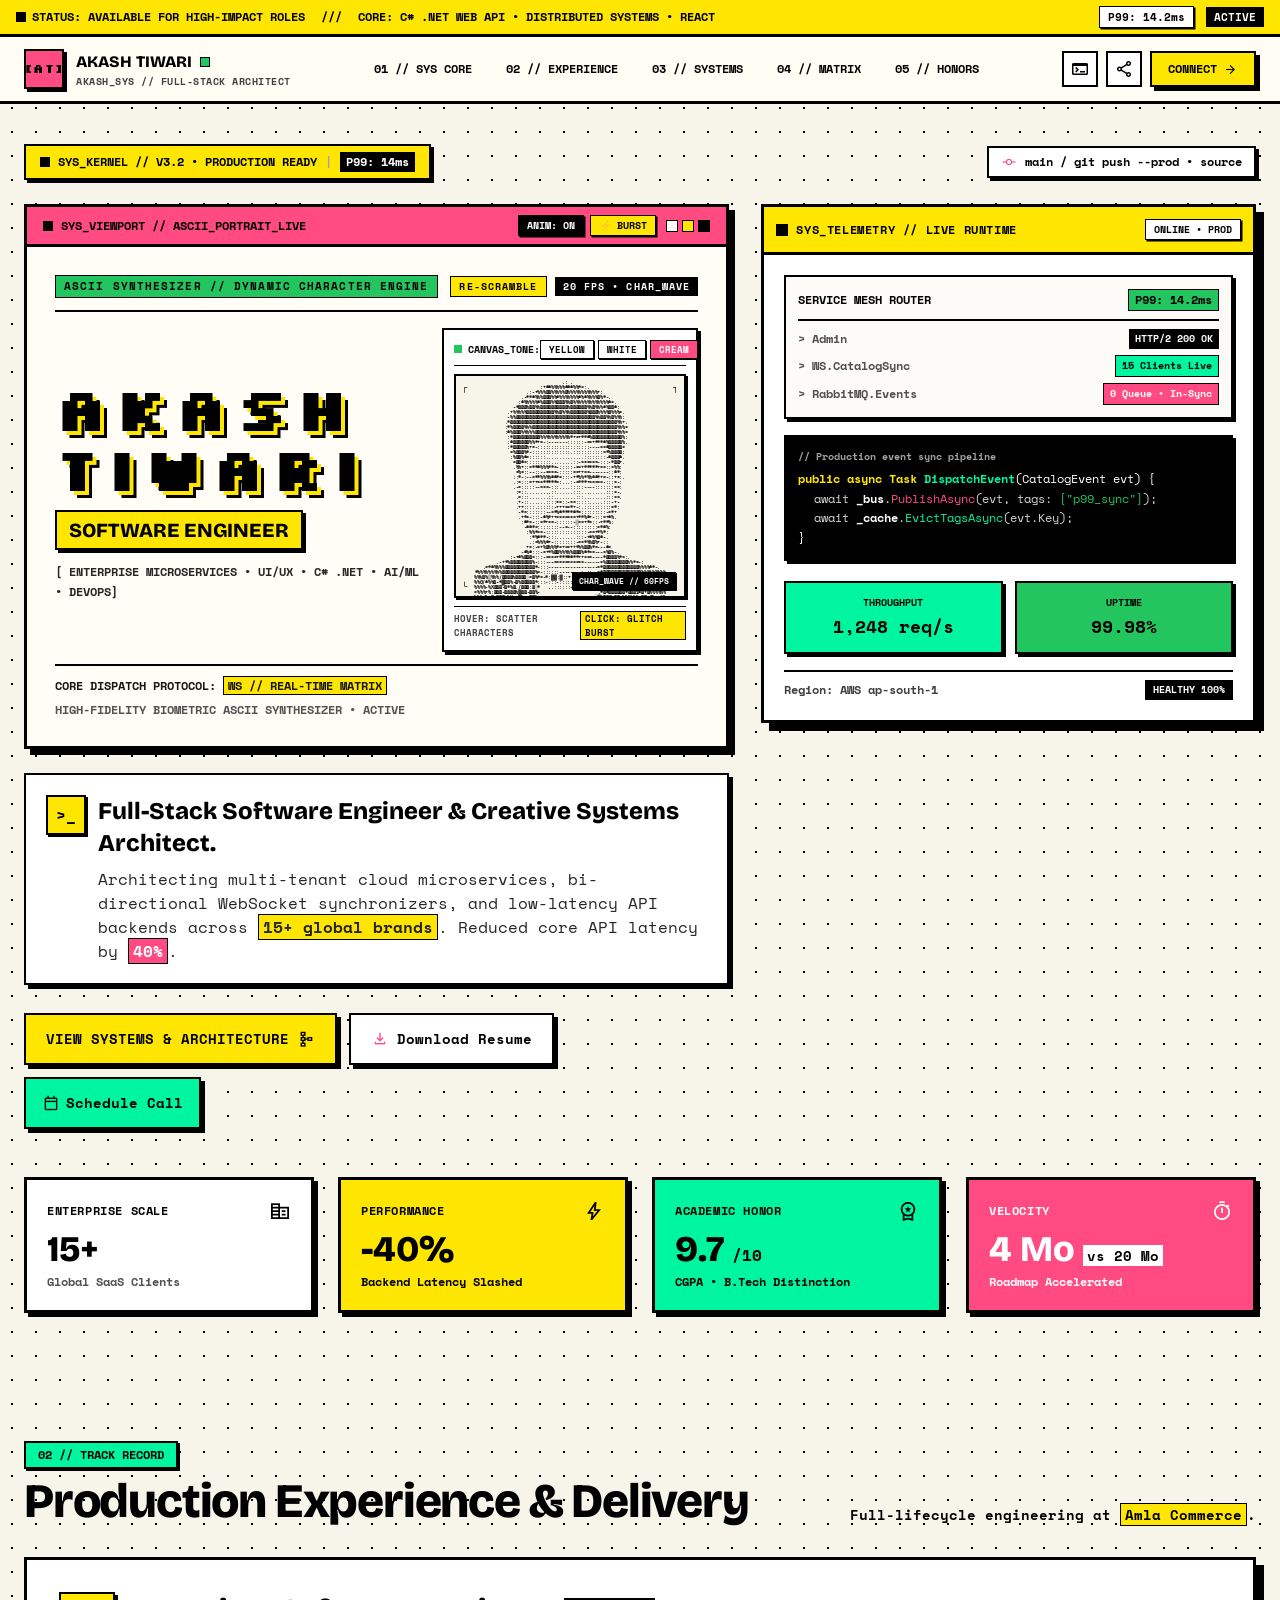
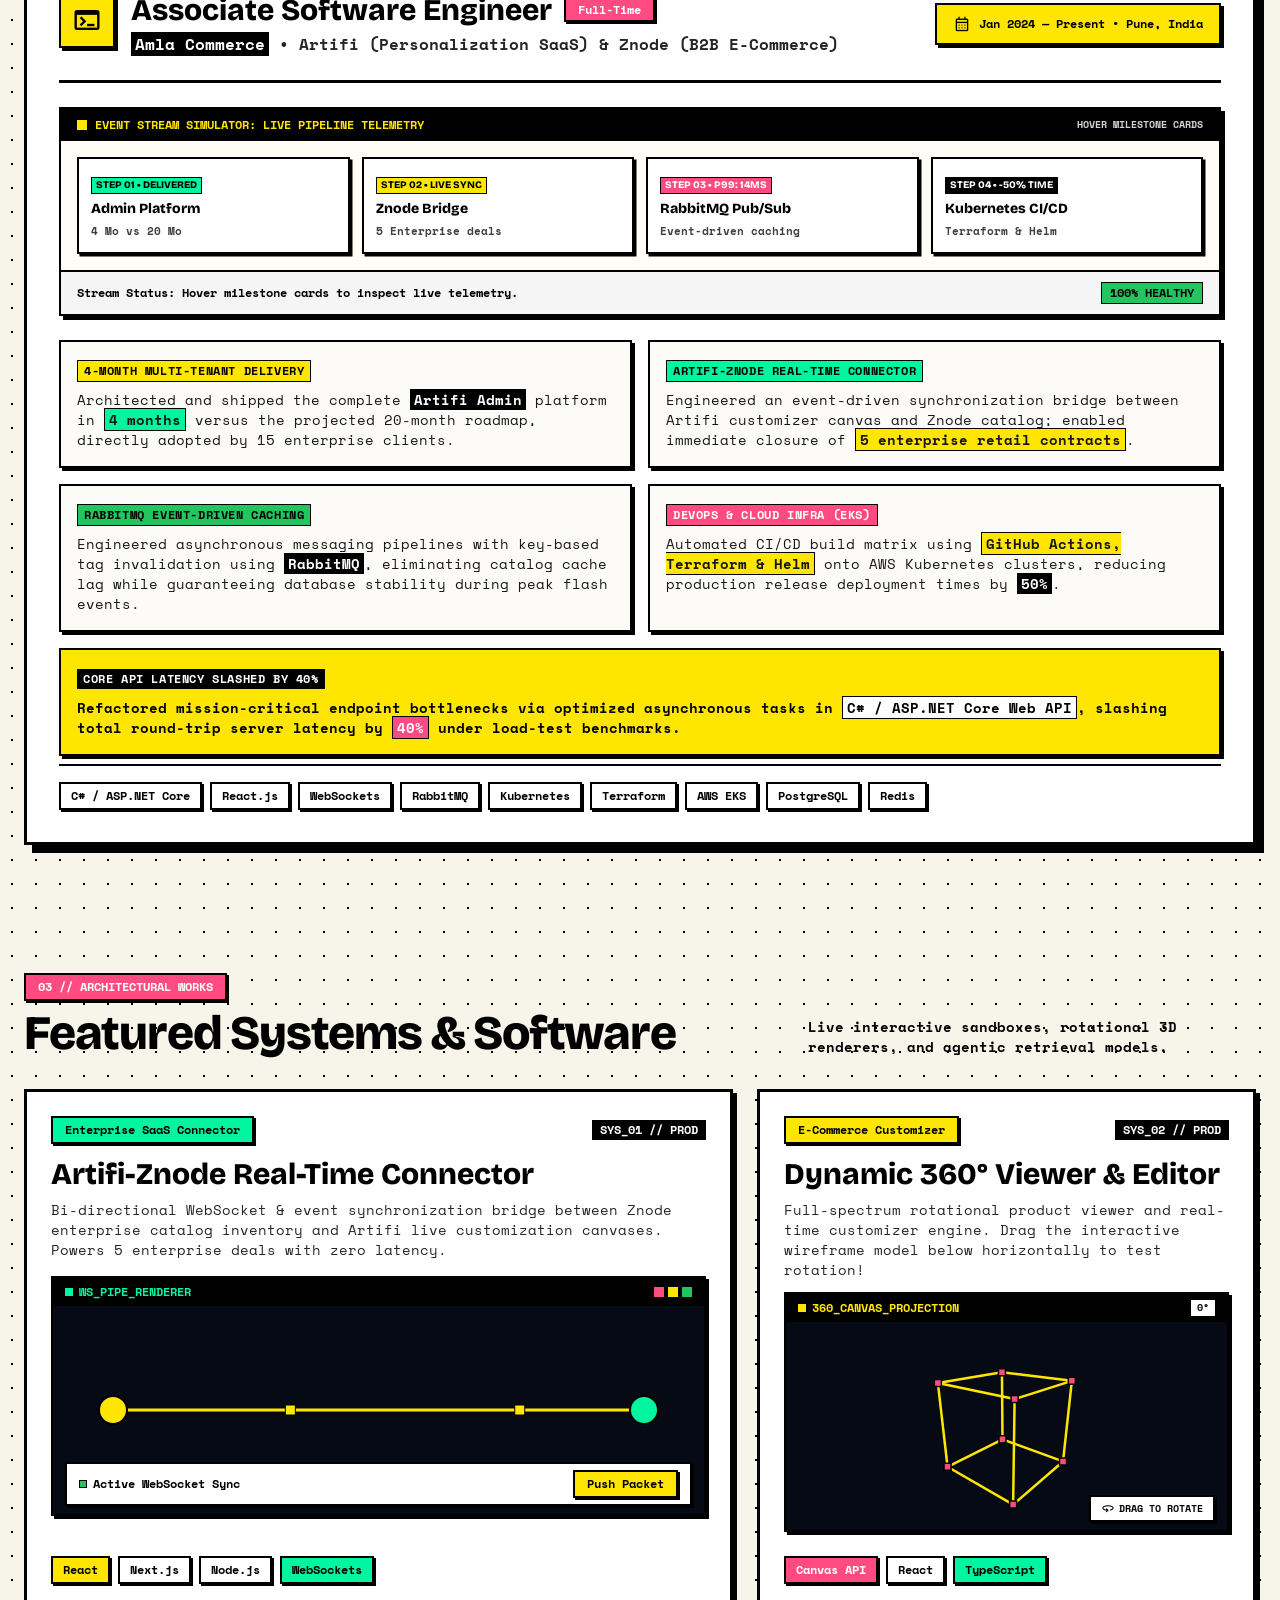
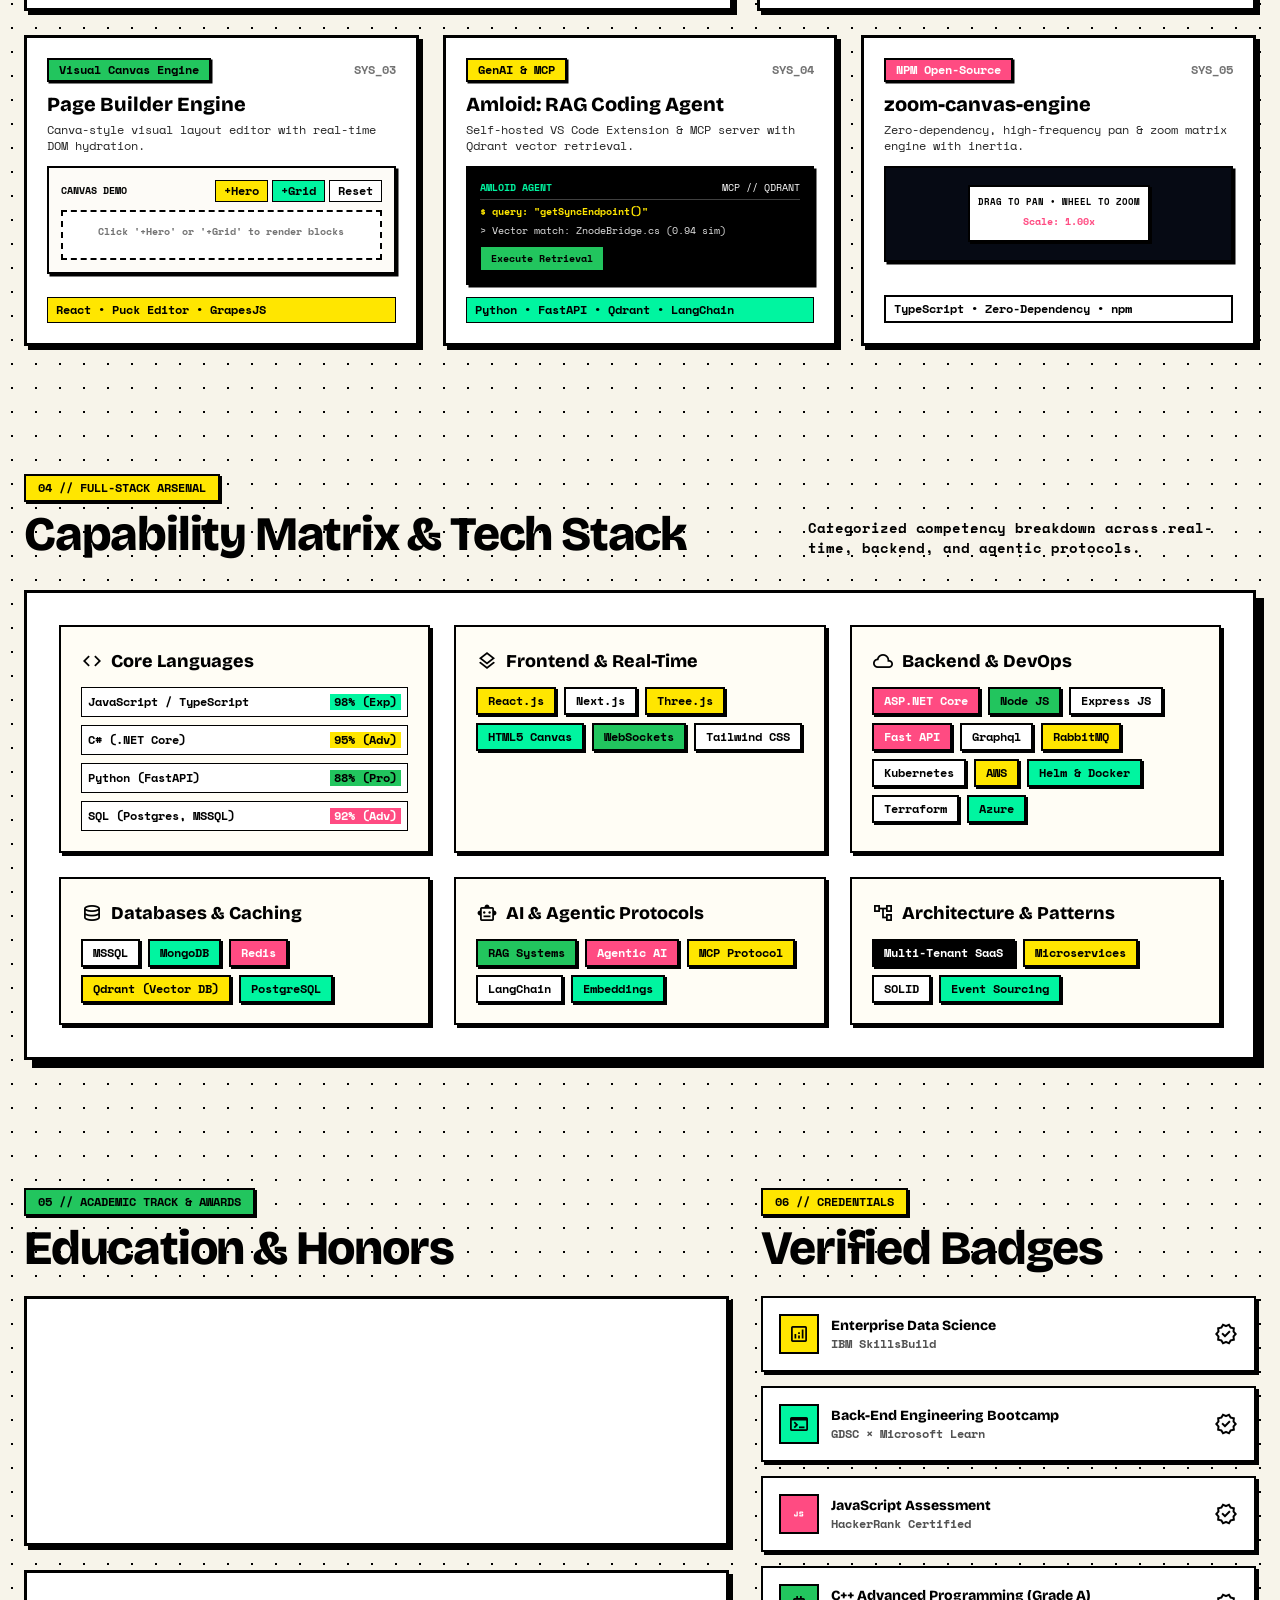
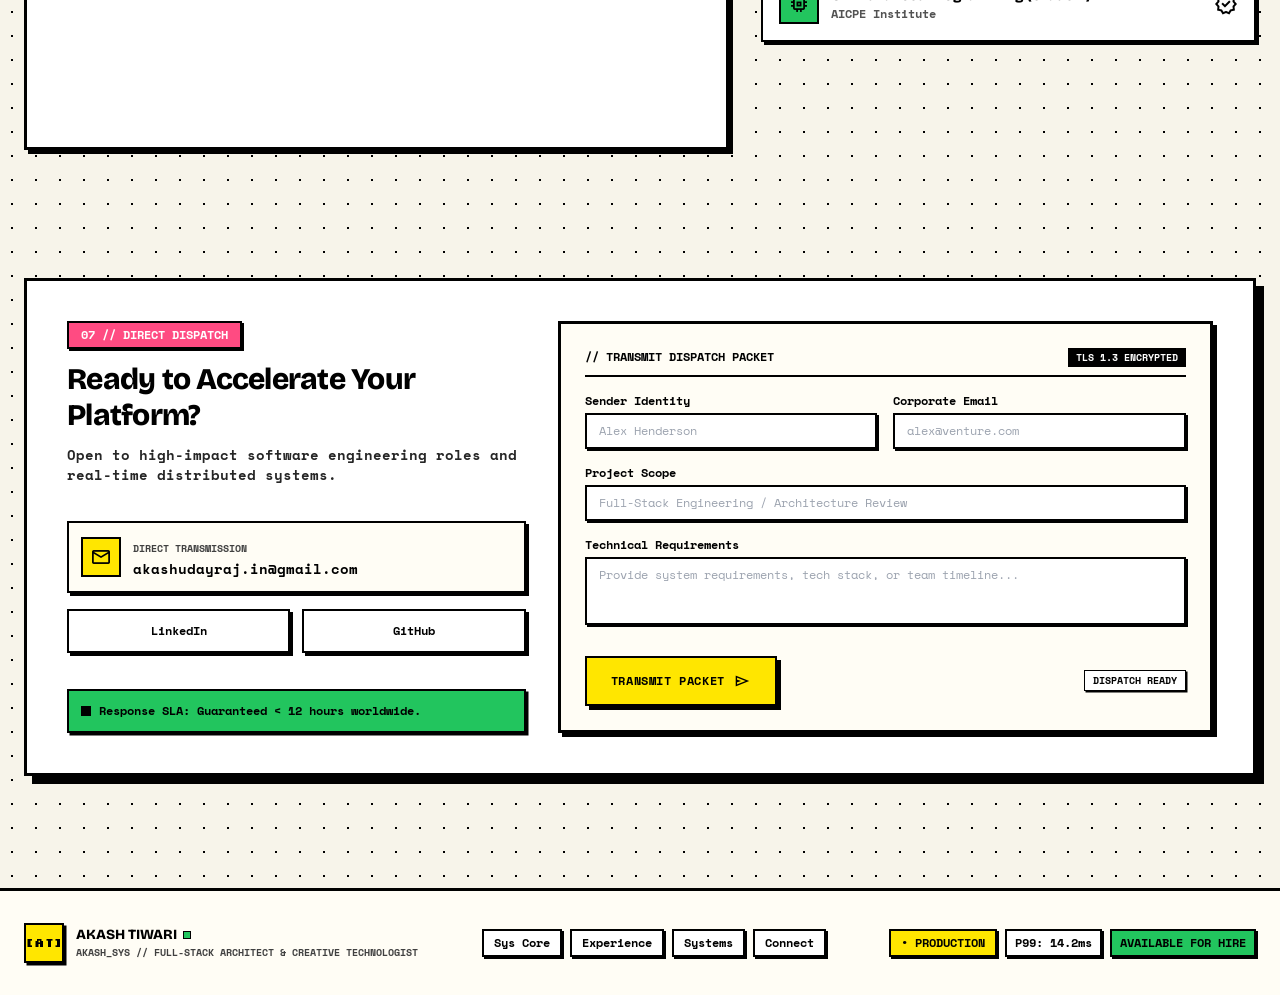
<file: index.html>
<!DOCTYPE html><html lang="en" class="scroll-smooth"><head><meta charSet="utf-8"/><meta name="viewport" content="width=device-width, initial-scale=1"/><link rel="stylesheet" href="/_next/static/css/55b1cc982413dfd4.css" data-precedence="next"/><link rel="preload" as="script" fetchPriority="low" href="/_next/static/chunks/webpack-8658fdbc42bfbbae.js"/><script src="/_next/static/chunks/fd9d1056-10dfaec9b4318f4c.js" async=""></script><script src="/_next/static/chunks/117-c27101c7d879ee46.js" async=""></script><script src="/_next/static/chunks/main-app-8c6db357be65db5e.js" async=""></script><script src="/_next/static/chunks/app/page-9adc6f88b7702748.js" async=""></script><link rel="preconnect" href="https://fonts.googleapis.com"/><link rel="preconnect" href="https://fonts.gstatic.com" crossorigin="anonymous"/><title>Akash Tiwari • AKASH SYS // Full-Stack Architect &amp; Creative Technologist</title><meta name="description" content="Portfolio of Akash Tiwari - Full-Stack Architect &amp; Creative Technologist. Specializing in high-concurrency microservices, WebSockets, and real-time distributed systems."/><script src="/_next/static/chunks/polyfills-42372ed130431b0a.js" noModule=""></script></head><body class="bg-dot-grid font-headline text-black relative selection:bg-brutal-yellow selection:text-black"><main class="w-full min-h-screen"><div class="w-full bg-brutal-yellow border-b-[3px] border-black py-1.5 px-4 font-mono text-xs font-bold overflow-hidden flex items-center justify-between"><div class="flex items-center gap-4 animate-none sm:animate-pulse"><span class="flex items-center gap-1.5 uppercase"><span class="w-2.5 h-2.5 bg-black rounded-none"></span>STATUS: AVAILABLE FOR HIGH-IMPACT ROLES</span><span class="hidden md:inline">///</span><span class="hidden md:inline uppercase">CORE: C# .NET WEB API • DISTRIBUTED SYSTEMS • REACT</span></div><div class="flex items-center gap-3 font-mono text-[11px]"><span class="px-2 py-0.5 bg-white border border-black shadow-[1.5px_1.5px_0px_#000]">P99: 14.2ms</span><span class="hidden sm:inline bg-black text-white px-2 py-0.5">ACTIVE</span></div></div><header class="sticky top-0 z-50 bg-[#fffdf5]/95 backdrop-blur border-b-[3.5px] border-black"><div class="max-w-7xl mx-auto px-4 sm:px-6 h-16 flex items-center justify-between"><a class="flex items-center gap-3 group" href="#about"><div class="w-10 h-10 bg-brutal-pink border-2 border-black shadow-[3px_3px_0px_#000000] flex items-center justify-center font-pixel font-bold text-black text-xs tracking-wider group-hover:-rotate-6 transition-transform">[AT]</div><div class="flex flex-col"><div class="flex items-center gap-2 font-headline text-base font-extrabold text-black group-hover:text-brutal-pink transition-colors"><span>AKASH TIWARI</span><span class="w-2.5 h-2.5 bg-brutal-green border border-black"></span></div><span class="font-mono text-[10px] font-bold text-neutral-700 tracking-wider">AKASH_SYS // FULL-STACK ARCHITECT</span></div></a><nav class="hidden md:flex items-center gap-1.5"><a class="px-3 py-1 text-xs font-mono font-bold uppercase rounded-none border-2 border-transparent hover:border-black hover:bg-brutal-yellow hover:shadow-[2px_2px_0px_#000000] transition-all" href="#about">01 // Sys Core</a><a class="px-3 py-1 text-xs font-mono font-bold uppercase rounded-none border-2 border-transparent hover:border-black hover:bg-brutal-cyan hover:shadow-[2px_2px_0px_#000000] transition-all" href="#experience">02 // Experience</a><a class="px-3 py-1 text-xs font-mono font-bold uppercase rounded-none border-2 border-transparent hover:border-black hover:bg-brutal-pink hover:text-white hover:shadow-[2px_2px_0px_#000000] transition-all" href="#projects">03 // Systems</a><a class="px-3 py-1 text-xs font-mono font-bold uppercase rounded-none border-2 border-transparent hover:border-black hover:bg-brutal-yellow hover:shadow-[2px_2px_0px_#000000] transition-all" href="#stack">04 // Matrix</a><a class="px-3 py-1 text-xs font-mono font-bold uppercase rounded-none border-2 border-transparent hover:border-black hover:bg-brutal-green hover:shadow-[2px_2px_0px_#000000] transition-all" href="#honors">05 // Honors</a></nav><div class="flex items-center gap-2"><a class="w-9 h-9 bg-white border-2 border-black hover:bg-brutal-yellow hover:shadow-[2px_2px_0px_#000] flex items-center justify-center text-black transition-all" href="https://github.com/akashudayraj" rel="noopener" target="_blank" title="GitHub"><span class="material-symbols-outlined text-[20px]">terminal</span></a><a class="w-9 h-9 bg-white border-2 border-black hover:bg-brutal-cyan hover:shadow-[2px_2px_0px_#000] flex items-center justify-center text-black transition-all" href="https://linkedin.com/in/akash-tiwari-697a5b215" rel="noopener" target="_blank" title="LinkedIn"><span class="material-symbols-outlined text-[20px]">share</span></a><a class="hidden sm:inline-flex items-center gap-1.5 px-4 py-2 bg-brutal-yellow border-2 border-black neo-btn text-black font-mono text-xs uppercase" href="#contact"><span>CONNECT</span><span class="material-symbols-outlined text-[15px]">arrow_forward</span></a></div></div></header><div class="w-full"><section class="max-w-7xl mx-auto px-4 sm:px-6 pt-10 pb-16 w-full" id="about"><div class="flex flex-wrap items-center justify-between gap-3 mb-6"><div class="inline-flex items-center gap-2 px-3.5 py-1.5 bg-brutal-yellow border-2 border-black shadow-[3px_3px_0px_#000000] text-black font-mono text-xs font-bold"><span class="w-2.5 h-2.5 bg-black animate-pulse"></span><span>SYS_KERNEL // V3.2 • PRODUCTION READY</span><span class="text-neutral-400">|</span><span class="bg-black text-white px-1.5 py-0.5">P99: 14ms</span></div><div class="hidden sm:flex items-center gap-2 font-mono text-xs font-bold text-black bg-white px-3 py-1.5 border-2 border-black shadow-[3px_3px_0px_#000000]"><span class="material-symbols-outlined text-[16px] text-brutal-pink">commit</span><span>main / git push --prod • source</span></div></div><div class="grid grid-cols-1 lg:grid-cols-12 gap-8 items-start"><div class="lg:col-span-7 flex flex-col items-start space-y-6"><div class="w-full bg-white border-[3.5px] border-black shadow-brutal-lg rounded-none relative overflow-hidden group"><div class="bg-brutal-pink border-b-[3px] border-black px-3 sm:px-4 py-2 flex items-center justify-between flex-wrap gap-2"><div class="flex items-center gap-2 font-mono text-xs font-extrabold text-black"><span class="w-2.5 h-2.5 bg-black animate-pulse"></span><span>SYS_VIEWPORT // ASCII_PORTRAIT_LIVE</span></div><div class="flex items-center gap-1.5 flex-wrap"><button class="px-2 py-0.5 border border-black text-[10px] font-mono font-bold shadow-[1.5px_1.5px_0px_#000] transition-colors bg-black text-white" title="Toggle Character Animation Wave">ANIM: ON</button><button class="px-2 py-0.5 bg-brutal-yellow text-black border border-black text-[10px] font-mono font-bold shadow-[1.5px_1.5px_0px_#000] hover:bg-yellow-400 transition-colors" title="Trigger Matrix Glitch Burst across characters">⚡ BURST</button><div class="hidden sm:flex gap-1 pl-1"><span class="w-3 h-3 bg-white border border-black inline-block"></span><span class="w-3 h-3 bg-brutal-yellow border border-black inline-block"></span><span class="w-3 h-3 bg-black inline-block"></span></div></div></div><div class="p-5 sm:p-7 bg-[#fffdf5] relative"><div class="flex items-center justify-between font-mono text-[11px] text-black font-bold tracking-widest pb-3 mb-4 border-b-2 border-black flex-wrap gap-2"><span class="bg-brutal-green text-black px-2 py-0.5 border border-black font-mono font-bold">ASCII SYNTHESIZER // DYNAMIC CHARACTER ENGINE</span><div class="flex items-center gap-2"><span class="bg-brutal-yellow text-black px-2 py-0.5 border border-black font-bold cursor-pointer hover:bg-yellow-400 font-mono text-[10px]">RE-SCRAMBLE</span><span class="bg-black text-white px-2 py-0.5 font-mono text-[10px]">20 FPS • CHAR_WAVE</span></div></div><div class="grid grid-cols-1 md:grid-cols-12 gap-5 items-center"><div class="md:col-span-7 py-1"><div class="pixel-neo-title text-3xl sm:text-5xl lg:text-6xl font-extrabold tracking-widest leading-none select-none cursor-pointer" title="Click to scramble">AKASH TIWARI</div><div class="inline-block mt-3 bg-brutal-yellow border-2 border-black px-3 py-1 text-black font-headline font-black text-lg sm:text-xl shadow-[3px_3px_0px_#000]">SOFTWARE ENGINEER</div><p class="mt-3 font-mono text-xs text-neutral-800 font-bold leading-relaxed">[ ENTERPRISE MICROSERVICES • UI/UX • C# .NET • AI/ML • DEVOPS]</p></div><div class="md:col-span-5 relative flex flex-col items-center"><div class="w-full bg-white border-2 border-black p-2.5 shadow-[3px_3px_0px_#000]"><div class="flex items-center justify-between pb-1.5 mb-2 border-b border-black text-[10px] font-mono"><span class="text-black font-extrabold flex items-center gap-1.5"><span class="w-2 h-2 bg-brutal-green inline-block animate-ping"></span>CANVAS_TONE:</span><div class="flex items-center gap-1"><button class="px-2 py-0.5 border border-black font-bold text-[9px] shadow-[1px_1px_0px_#000] bg-white text-black hover:bg-neutral-100" title="Bright Cyber Yellow Background">YELLOW</button><button class="px-2 py-0.5 border border-black font-bold text-[9px] shadow-[1px_1px_0px_#000] bg-white text-black hover:bg-neutral-100" title="Bright Paper White Background">WHITE</button><button class="px-2 py-0.5 border border-black font-bold text-[9px] shadow-[1px_1px_0px_#000] bg-brutal-pink text-white font-black" title="Warm Canvas Cream Background">CREAM</button></div></div><div class="relative w-full h-52 sm:h-56 border-2 border-black overflow-hidden select-none p-1 flex items-start justify-center group cursor-crosshair transition-colors duration-200 shadow-[2px_2px_0px_#000] bg-[#f7f4ea]" title="Hover mouse to scatter characters • Click to burst glitch"><span class="absolute top-1 left-1.5 text-[9px] font-mono text-black font-black pointer-events-none z-20">┌</span><span class="absolute top-1 right-1.5 text-[9px] font-mono text-black font-black pointer-events-none z-20">┐</span><span class="absolute bottom-1 left-1.5 text-[9px] font-mono text-black font-black pointer-events-none z-20">└</span><span class="absolute bottom-1 right-1.5 text-[9px] font-mono text-black font-black pointer-events-none z-20">┘</span><pre class="font-mono text-[5.4px] leading-[5px] select-all overflow-hidden tracking-tighter w-full text-center block pt-0 text-black font-extrabold transition-all duration-75">                                .: .                                  
                        :+##%%%%%###%%*=:.                            
                   .:-+%%%@@%%%%%@%%%%%%%%%%%+:                       
                 .-**#%%%@@@%%#%%%%%%%#%#%%%%@%*-.                    
                :#%%%%%#%@@@%%@@@%%@%%%%%%%%%%%%%#=.                  
              -*@@@%@@%%@@@@@@@@@@%@@@@@@%%@%%%#%@@#:                 
            .+%%%%%@@@@@@@@@@%%@%%%@@@@@@%@@@%%%%@%%%=.               
            -%%@@@@@@@@@@@@@@@@@@@@@@@@@@@@@%%@@%%@%%%:               
           .*@@@@@@@@@@@@@@@@@@@@@@@@@@@@@@@@@@@@@@@%%+.              
           :*%@@@@%%%@@@@@@@@@@@@@@@@@@@@@@@@@@@@@@@%%%=              
           :#%@@@%%%%%@@@@@@@@@@@@@@@@@@@@@@@@@@@@@@%%%=              
            :*@@@@@@@@@@%%%%%%%%%%%*+=+**#%@@@@@@@@@@@%:              
            :#@@@@@@%%*+=-:-------::::::-==+***#%@@@@@%.              
            :*@@@@@%+=-:::::::::::::::::::----==#@@@@@=               
             =%@@@%*-::::::::::::::.:::::::::::=*%@@@@:               
             :%@@%#=::::::..............::::::::-#@@@#.               
              =@@#=:::::::::........::-======-:::-*@@+.               
              .%%+::=**#%%%**=-:::::-==+*****+==::=%%:                
               =%=::--::--====-:::::==++==-------::#*:                
              ::*-:--=**%%%%##*=:::-+*%%*%%##*+=-::+=:.               
              .:=:::=++==*****=:...:-=***+=====-:::=-:                
              .-=:::::--===-:::....:::::----:::::::==:                
               :=::.........::......:::.........:::=-.                
               .=:::.......::........:::........:::==.                
               .+-::......::::==::-==:::::.....:::-+-                 
               .++::::.::::::-+++==*+-:.::::::::::=*:                 
                -*=:::::::--=*%#****#*=:::::::::-=*+                  
                .+*=-:::-#%*++=======+**%#+-:::=+#%.                  
                 :#*=-::=*+==-::::::--==+*=::-+**%:                   
                  -##*=::::::::--=--:::::::::=*#%:                    
                   :%%*==-:::::::::::::::-==+*%*:                     
                    :*%#**-:::.......:::-+#%%@#-.                     
                    .:=%%%#+-::::::::-==*%%@%+-::                     
                   +=:-=+%@%%%*=+==++*%%@@%*=---#=                    
                 -#%#:::-=+*%@@%%%%%@@@%#*==---=%@%-.                 
             :-+#%@@@=:::-====+***##**++===----*@@@@%*=:.             
        .-+*%@@@@@@@@%-:::---===========------=%@@@@@@@@%%*=-:        
   .=*#%%%%@@@@@@@@@@@*-:::------------------=*@@@@@@@@@@@@@%%%%#*-.  
*%%%%%%%%%@@@@@@@@@@@@%=-::::::--------:-::--=#@@@@@@@@@@@@@@%%%%%%%%%
%%%%%%%%%@@@@@%@@@@@@@%*=--:::::::-:::::::--==*%@@@@@@@@@@@@@@@%%%%%%%
%%%%%%%@@@@@@%%@%@@@@@*:::::::::::::::::::-:..=@@@@@@@@@%@@@@@@%%%%%%%
%%%%%%%@@@@@%%@%%@@@@@#:   ..::::::-::::..   .+@@@@@@%@@%%@@@@@@%%%%%%
%%%%%%@@@@@@@@@%%@@@@@%-                     .*@@@@@@@@@@@@@@@@@%%%%%%
%%%%%@@@@@@%%%%%@%@@@@%=.                   .:#@@@@@@@%%%%%%@@@@@%%%%%
%%%%@@@@@%%%%%%%@%%%%@@+.                   .:%%@@%@%%%%%%%%@%@@%%%%%%
%%%%@@@%%@%%%%%%%%@%%%@+.                   .:%%@@%@%%@%%%%@@%%%%%%%%%
%%%@@@%%%%@%%%%%%%%%%%%*:                   .:%%%@@%%@%%%%%@%%%%@%%%%@
%%@@%%%%%%@%%%%%%%%%%%%*:                    :%%%@@%%%%%%%%@%%%%%%%%%%
%%@%%%%%%%%%%%%%%%%%%%%#:                    :%%%%%%%%%%%%%@%%%%%%%%%%
%%%%%%%%%%@%%%%%%%%@%%%%:                   .:%%%%@@%%%%%%@@%%%%%%%%%%
%%%%%%%%%%%%%%%%%%%%%%%%:                    -%%%@%%%%%%%%@@%%%%%%%%@@
%%%%%%%%%%%@%%%%%%%@@%%%:.                   =%%%%%%%%%%%%@%%%%%%%@%@@
%%%%%%%%%%%@%%%%%%%%%%%%-                   .=%%@@@%%%%%%%@%%%@@%%@@@@
%%%%%%%%%%%@%%%%%%%%%%%%=                    =%%%%@%%%%%%@@%%@@@@@@@@@
@%%%%%%%%%%@%%%%%%@%@%%%+                    +%%@@%@%%%%%@@%%@@@@@@@%%
%%%%%%%%%%%%@%%%%%%%@%%%*.                  .+%%@@@%%%%%%@@%%@@@@@@@@@
@@@%@@%%%%%%@%%@@%%@@@@%%.                  .*%@@%@@%%@%%@@%%@@@@@@@@@
@@@@%@@%%@%%@@%%@@@%@@@%%:                  .#%@@@@@@@@%%@@%@@@@@@@@@@
@@@@@%@@@@@%%@@%@@@@@%@@@-                  .%%@@@@@@@@@@@@@@@@@@@@@@@
@@@@@@@@@%@%%@@@@@@@@@@@@*.                .:%@@@@@@@@@%@@%@@@@@@@@@@@
@@@@@@@@@@@@@@@%@@@@@@@@@%.                .=%@@@@@@@@@@@@@@@@@##*%@@@
@@@@@@@@@@@@@@@@@@@@@@@@@%=.              ..*@@@@@@@@@@@@@@@@@@*=+%@@@
@@@@@@@@@@@@@@@@@@@@@@@@@@*.              .:%@@@@@@@@@@@@@@@@@@%%%@@@@
@@@@@@@@@@@@@@@@@@@@@@@@@@%:.            ..=%@@@@@@@@@@@@@@@@@@@@@@@@@
@@@@@@@@@@@@@@@@@@@@@@@@@@%=..          ..:*@@@@@@@@@@@@@@@@@@@@@@@@@@
@@@@@@@@@@@@@@@@@@@@@@@@@@@*:.          ..=%@@@@@@@@@@@@@@@@@@@@@@@@@@
@@@@@@@@@@@@@@@@@@@@@@@@@@@%=.         ...*@@@@@@@@@@@@@@@@@@@@@@@@@@@</pre><div class="absolute bottom-1.5 right-2 px-1.5 py-0.5 font-mono text-[8px] font-bold border border-black pointer-events-none z-20 shadow-[1px_1px_0px_#000] bg-black text-white">CHAR_WAVE // 60FPS</div></div><div class="mt-2 pt-1 border-t border-black flex items-center justify-between text-[9px] font-mono text-neutral-700 font-bold"><span>HOVER: SCATTER CHARACTERS</span><span class="text-black font-extrabold bg-brutal-yellow px-1 border border-black">CLICK: GLITCH BURST</span></div></div></div></div><div class="pt-3 mt-3 border-t-2 border-black flex flex-wrap items-center justify-between text-xs font-mono text-neutral-900 font-bold gap-2"><span>CORE DISPATCH PROTOCOL:<!-- --> <strong class="bg-brutal-yellow px-1 border border-black">WS // REAL-TIME MATRIX</strong></span><span class="text-neutral-600 font-bold">HIGH-FIDELITY BIOMETRIC ASCII SYNTHESIZER • ACTIVE</span></div></div></div><div class="bg-white border-2 border-black p-5 shadow-[4px_4px_0px_#000]"><div class="flex items-start gap-3"><div class="w-10 h-10 bg-brutal-yellow border-2 border-black flex items-center justify-center flex-shrink-0 shadow-[2px_2px_0px_#000] font-mono font-bold text-black">&gt;_</div><div class="flex-1"><h2 class="font-headline text-xl sm:text-2xl font-black text-black leading-snug">Full-Stack Software Engineer &amp; Creative Systems Architect.</h2><p class="text-neutral-800 text-sm sm:text-base leading-relaxed mt-2 font-mono">Architecting multi-tenant cloud microservices, bi-directional WebSocket synchronizers, and low-latency API backends across<!-- --> <strong class="bg-brutal-yellow px-1 border border-black font-extrabold">15+ global brands</strong>. Reduced core API latency by<!-- --> <strong class="bg-brutal-pink text-white px-1 border border-black font-extrabold">40%</strong>.</p></div></div></div><div class="flex flex-wrap items-center gap-3 pt-1 w-full"><a class="px-5 py-3.5 bg-brutal-yellow hover:bg-[#ffe01b] text-black neo-btn text-xs sm:text-sm font-bold flex items-center gap-2" href="#projects"><span>VIEW SYSTEMS &amp; ARCHITECTURE</span><span class="material-symbols-outlined text-[18px]">schema</span></a><a class="px-5 py-3.5 bg-white hover:bg-neutral-100 text-black neo-btn text-xs sm:text-sm font-bold flex items-center gap-2" href="https://drive.google.com/file/d/1iboZXH0iLV7rLSkztocTPi_nmubh-fu2/view?usp=sharing" target="_blank" rel="noopener noreferrer"><span class="material-symbols-outlined text-[18px] text-brutal-pink">download</span><span>Download Resume</span></a><a class="px-4 py-3.5 bg-brutal-cyan hover:bg-[#12e293] text-black neo-btn text-xs sm:text-sm font-bold flex items-center gap-1.5" href="#contact"><span class="material-symbols-outlined text-[18px]">calendar_today</span><span>Schedule Call</span></a></div></div><div class="lg:col-span-5 w-full"><div class="bg-white border-[3.5px] border-black shadow-brutal-xl"><div class="bg-brutal-yellow border-b-[3px] border-black p-3 flex items-center justify-between"><div class="flex items-center gap-2"><span class="w-3 h-3 bg-black"></span><span class="font-mono text-xs font-black tracking-wider text-black">SYS_TELEMETRY // LIVE RUNTIME</span></div><span class="text-[10px] font-mono font-bold bg-white text-black px-2 py-0.5 border border-black shadow-[1.5px_1.5px_0px_#000]">ONLINE • PROD</span></div><div class="p-5 space-y-4 font-mono"><div class="p-3 bg-[#fdfbf7] border-2 border-black shadow-[3px_3px_0px_#000]"><div class="flex items-center justify-between text-xs font-bold pb-2 border-b-2 border-black"><span>SERVICE MESH ROUTER</span><span class="bg-brutal-green text-black px-1.5 py-0.5 border border-black">P99: 14.2ms</span></div><div class="mt-2 space-y-1.5 text-xs"><div class="flex justify-between items-center font-bold"><span class="text-neutral-600">&gt; Admin</span><span class="bg-black text-white px-1.5 py-0.5 text-[10px]">HTTP/2 200 OK</span></div><div class="flex justify-between items-center font-bold"><span class="text-neutral-600">&gt; WS.CatalogSync</span><span class="bg-brutal-cyan text-black px-1.5 py-0.5 text-[10px] border border-black">15 Clients Live</span></div><div class="flex justify-between items-center font-bold"><span class="text-neutral-600">&gt; RabbitMQ.Events</span><span class="bg-brutal-pink text-white px-1.5 py-0.5 text-[10px] border border-black">0 Queue • In-Sync</span></div></div></div><div class="p-3 bg-black text-white border-2 border-black text-xs leading-relaxed font-mono shadow-[3px_3px_0px_#000]"><div class="text-neutral-400 text-[10px] mb-1 font-bold">// Production event sync pipeline</div><div><span class="text-brutal-yellow font-bold">public async Task</span> <span class="text-brutal-cyan font-bold">DispatchEvent</span>(CatalogEvent evt) {</div><div class="pl-4 text-neutral-300">await <span class="text-white font-bold">_bus</span>.<span class="text-brutal-pink">PublishAsync</span>(evt, tags:<!-- --> <span class="text-brutal-green">[&quot;p99_sync&quot;]</span>);</div><div class="pl-4 text-neutral-300">await <span class="text-white font-bold">_cache</span>.<span class="text-brutal-cyan">EvictTagsAsync</span>(evt.Key);</div><div>}</div></div><div class="grid grid-cols-2 gap-3 pt-1"><div class="p-3 bg-brutal-cyan border-2 border-black shadow-[3px_3px_0px_#000] text-center"><div class="text-[10px] font-bold text-black uppercase">THROUGHPUT</div><div class="text-lg font-black text-black font-mono mt-0.5">1,248 req/s</div></div><div class="p-3 bg-brutal-green border-2 border-black shadow-[3px_3px_0px_#000] text-center"><div class="text-[10px] font-bold text-black uppercase">UPTIME</div><div class="text-lg font-black text-black font-mono mt-0.5">99.98%</div></div></div><div class="pt-2 border-t-2 border-black flex items-center justify-between text-xs font-bold"><span class="text-neutral-700">Region: AWS ap-south-1</span><span class="px-2 py-0.5 bg-black text-white text-[10px]">HEALTHY 100%</span></div></div></div></div></div><div class="grid grid-cols-2 md:grid-cols-4 gap-4 sm:gap-6 mt-12"><div class="bg-white border-[3px] border-black p-5 shadow-brutal hover:translate-x-[-2px] hover:translate-y-[-2px] hover:shadow-brutal-lg transition-all"><div class="flex items-center justify-between mb-2"><span class="font-mono text-xs font-bold uppercase tracking-wider text-black">Enterprise Scale</span><span class="material-symbols-outlined text-black text-[22px]">corporate_fare</span></div><div class="font-headline text-4xl font-black text-black">15+</div><p class="text-xs font-mono font-bold text-neutral-600 mt-1">Global SaaS Clients</p></div><div class="bg-brutal-yellow border-[3px] border-black p-5 shadow-brutal hover:translate-x-[-2px] hover:translate-y-[-2px] hover:shadow-brutal-lg transition-all"><div class="flex items-center justify-between mb-2"><span class="font-mono text-xs font-bold uppercase tracking-wider text-black">Performance</span><span class="material-symbols-outlined text-black text-[22px]">bolt</span></div><div class="font-headline text-4xl font-black text-black">-40%</div><p class="text-xs font-mono font-bold text-black mt-1">Backend Latency Slashed</p></div><div class="bg-brutal-cyan border-[3px] border-black p-5 shadow-brutal hover:translate-x-[-2px] hover:translate-y-[-2px] hover:shadow-brutal-lg transition-all"><div class="flex items-center justify-between mb-2"><span class="font-mono text-xs font-bold uppercase tracking-wider text-black">Academic Honor</span><span class="material-symbols-outlined text-black text-[22px]">workspace_premium</span></div><div class="font-headline text-4xl font-black text-black">9.7 <span class="text-base font-mono">/10</span></div><p class="text-xs font-mono font-bold text-black mt-1">CGPA • B.Tech Distinction</p></div><div class="bg-brutal-pink border-[3px] border-black p-5 shadow-brutal text-white hover:translate-x-[-2px] hover:translate-y-[-2px] hover:shadow-brutal-lg transition-all"><div class="flex items-center justify-between mb-2"><span class="font-mono text-xs font-bold uppercase tracking-wider text-white">Velocity</span><span class="material-symbols-outlined text-white text-[22px]">timer</span></div><div class="font-headline text-4xl font-black text-white">4 Mo <span class="text-sm font-mono text-black bg-white px-1">vs 20 Mo</span></div><p class="text-xs font-mono font-bold text-white mt-1">Roadmap Accelerated</p></div></div></section><section class="max-w-7xl mx-auto px-4 sm:px-6 py-16 w-full" id="experience"><div class="flex flex-col md:flex-row md:items-end justify-between mb-8 gap-4"><div><div class="inline-flex items-center gap-2 px-3 py-1 bg-brutal-cyan border-2 border-black font-mono text-xs uppercase font-extrabold mb-2 shadow-[2px_2px_0px_#000]"><span>02 // Track Record</span></div><h2 class="font-headline text-3xl sm:text-5xl text-black font-black tracking-tight">Production Experience &amp; Delivery</h2></div><p class="text-black text-sm max-w-md font-mono font-bold">Full-lifecycle engineering at <span class="bg-brutal-yellow px-1 border border-black">Amla Commerce</span>.</p></div><div class="bg-white border-[3.5px] border-black shadow-brutal-xl p-6 sm:p-8"><div class="flex flex-col lg:flex-row lg:items-center justify-between gap-4 pb-6 border-b-[3px] border-black"><div class="flex items-start gap-4"><div class="w-14 h-14 bg-brutal-yellow border-2 border-black shadow-[3px_3px_0px_#000] flex items-center justify-center flex-shrink-0 text-black"><span class="material-symbols-outlined text-[30px]">terminal</span></div><div><div class="flex flex-wrap items-center gap-3"><h3 class="font-headline text-2xl sm:text-3xl text-black font-black">Associate Software Engineer</h3><span class="px-3 py-0.5 bg-brutal-pink text-white border-2 border-black font-mono text-xs font-bold shadow-[2px_2px_0px_#000]">Full-Time</span></div><p class="text-neutral-800 text-sm sm:text-base font-mono font-bold mt-1"><span class="bg-black text-white px-1">Amla Commerce</span> • Artifi (Personalization SaaS) &amp; Znode (B2B E-Commerce)</p></div></div><div class="flex items-center gap-2 font-mono text-xs font-bold text-black px-4 py-2.5 bg-brutal-yellow border-2 border-black shadow-[3px_3px_0px_#000] w-fit"><span class="material-symbols-outlined text-[18px]">calendar_month</span><span>Jan 2024 — Present • Pune, India</span></div></div><div class="my-6 border-2 border-black shadow-[4px_4px_0px_#000] bg-[#fffdf5]"><div class="bg-black text-white px-4 py-2 flex items-center justify-between text-xs font-mono font-bold"><span class="flex items-center gap-2 text-brutal-yellow"><span class="w-2.5 h-2.5 bg-brutal-yellow animate-ping"></span>EVENT STREAM SIMULATOR: LIVE PIPELINE TELEMETRY</span><span class="text-[10px] text-neutral-300">HOVER MILESTONE CARDS</span></div><div class="p-4 grid grid-cols-2 md:grid-cols-4 gap-3"><div class="p-3 bg-white border-2 border-black shadow-[2.5px_2.5px_0px_#000] hover:bg-brutal-yellow cursor-pointer transition-all"><div class="text-black font-extrabold text-[10px] bg-brutal-cyan px-1 border border-black inline-block">STEP 01 • DELIVERED</div><div class="font-extrabold text-black text-sm mt-1">Admin Platform</div><div class="text-[11px] font-mono font-bold text-neutral-700 mt-1">4 Mo vs 20 Mo</div></div><div class="p-3 bg-white border-2 border-black shadow-[2.5px_2.5px_0px_#000] hover:bg-brutal-cyan cursor-pointer transition-all"><div class="text-black font-extrabold text-[10px] bg-brutal-yellow px-1 border border-black inline-block">STEP 02 • LIVE SYNC</div><div class="font-extrabold text-black text-sm mt-1">Znode Bridge</div><div class="text-[11px] font-mono font-bold text-neutral-700 mt-1">5 Enterprise deals</div></div><div class="p-3 bg-white border-2 border-black shadow-[2.5px_2.5px_0px_#000] hover:bg-brutal-yellow cursor-pointer transition-all"><div class="text-black font-extrabold text-[10px] bg-brutal-pink text-white px-1 border border-black inline-block">STEP 03 • P99: 14MS</div><div class="font-extrabold text-black text-sm mt-1">RabbitMQ Pub/Sub</div><div class="text-[11px] font-mono font-bold text-neutral-700 mt-1">Event-driven caching</div></div><div class="p-3 bg-white border-2 border-black shadow-[2.5px_2.5px_0px_#000] hover:bg-brutal-pink hover:text-white cursor-pointer transition-all"><div class="text-black font-extrabold text-[10px] bg-black text-white px-1 border border-black inline-block">STEP 04 • -50% TIME</div><div class="font-extrabold text-black text-sm mt-1">Kubernetes CI/CD</div><div class="text-[11px] font-mono font-bold text-neutral-700 mt-1">Terraform &amp; Helm</div></div></div><div class="px-4 py-2.5 bg-neutral-100 border-t-2 border-black flex items-center justify-between text-xs font-mono font-bold"><span class="text-black">Stream Status: Hover milestone cards to inspect live telemetry.</span><span class="bg-brutal-green text-black px-2 py-0.5 border border-black">100% HEALTHY</span></div></div><div class="grid grid-cols-1 md:grid-cols-2 gap-4 mt-6"><div class="p-4 bg-[#fdfbf7] border-2 border-black shadow-[3px_3px_0px_#000]"><span class="text-xs font-mono font-extrabold bg-brutal-yellow px-1.5 py-0.5 border border-black uppercase tracking-wider inline-block">4-Month Multi-Tenant Delivery</span><p class="text-xs sm:text-sm text-neutral-900 leading-relaxed mt-2 font-mono">Architected and shipped the complete <strong class="bg-black text-white px-1">Artifi Admin</strong> platform in <strong class="bg-brutal-cyan px-1 border border-black font-bold">4 months</strong> versus the projected 20-month roadmap, directly adopted by 15 enterprise clients.</p></div><div class="p-4 bg-[#fdfbf7] border-2 border-black shadow-[3px_3px_0px_#000]"><span class="text-xs font-mono font-extrabold bg-brutal-cyan px-1.5 py-0.5 border border-black uppercase tracking-wider inline-block">Artifi-Znode Real-Time Connector</span><p class="text-xs sm:text-sm text-neutral-900 leading-relaxed mt-2 font-mono">Engineered an event-driven synchronization bridge between Artifi customizer canvas and Znode catalog; enabled immediate closure of <strong class="bg-brutal-yellow px-1 border border-black font-bold">5 enterprise retail contracts</strong>.</p></div><div class="p-4 bg-[#fdfbf7] border-2 border-black shadow-[3px_3px_0px_#000]"><span class="text-xs font-mono font-extrabold bg-brutal-green px-1.5 py-0.5 border border-black uppercase tracking-wider inline-block">RabbitMQ Event-Driven Caching</span><p class="text-xs sm:text-sm text-neutral-900 leading-relaxed mt-2 font-mono">Engineered asynchronous messaging pipelines with key-based tag invalidation using <strong class="bg-black text-white px-1">RabbitMQ</strong>, eliminating catalog cache lag while guaranteeing database stability during peak flash events.</p></div><div class="p-4 bg-[#fdfbf7] border-2 border-black shadow-[3px_3px_0px_#000]"><span class="text-xs font-mono font-extrabold bg-brutal-pink text-white px-1.5 py-0.5 border border-black uppercase tracking-wider inline-block">DevOps &amp; Cloud Infra (EKS)</span><p class="text-xs sm:text-sm text-neutral-900 leading-relaxed mt-2 font-mono">Automated CI/CD build matrix using <strong class="bg-brutal-yellow px-1 border border-black font-bold">GitHub Actions, Terraform &amp; Helm</strong> onto AWS Kubernetes clusters, reducing production release deployment times by <strong class="bg-black text-white px-1 font-bold">50%</strong>.</p></div><div class="md:col-span-2 p-4 bg-brutal-yellow border-2 border-black shadow-[3px_3px_0px_#000]"><span class="text-xs font-mono font-extrabold bg-black text-white px-1.5 py-0.5 uppercase tracking-wider inline-block">Core API Latency Slashed by 40%</span><p class="text-xs sm:text-sm text-black leading-relaxed mt-2 font-mono font-bold">Refactored mission-critical endpoint bottlenecks via optimized asynchronous tasks in <span class="bg-white px-1 border border-black">C# / ASP.NET Core Web API</span>, slashing total round-trip server latency by <span class="bg-brutal-pink text-white px-1 border border-black">40%</span> under load-test benchmarks.</p></div></div><div class="flex flex-wrap gap-2 pt-4 mt-2 border-t-2 border-black"><span class="px-2.5 py-1 bg-white border-2 border-black font-mono text-xs font-bold shadow-[2px_2px_0px_#000]">C# / ASP.NET Core</span><span class="px-2.5 py-1 bg-white border-2 border-black font-mono text-xs font-bold shadow-[2px_2px_0px_#000]">React.js</span><span class="px-2.5 py-1 bg-white border-2 border-black font-mono text-xs font-bold shadow-[2px_2px_0px_#000]">WebSockets</span><span class="px-2.5 py-1 bg-white border-2 border-black font-mono text-xs font-bold shadow-[2px_2px_0px_#000]">RabbitMQ</span><span class="px-2.5 py-1 bg-white border-2 border-black font-mono text-xs font-bold shadow-[2px_2px_0px_#000]">Kubernetes</span><span class="px-2.5 py-1 bg-white border-2 border-black font-mono text-xs font-bold shadow-[2px_2px_0px_#000]">Terraform</span><span class="px-2.5 py-1 bg-white border-2 border-black font-mono text-xs font-bold shadow-[2px_2px_0px_#000]">AWS EKS</span><span class="px-2.5 py-1 bg-white border-2 border-black font-mono text-xs font-bold shadow-[2px_2px_0px_#000]">PostgreSQL</span><span class="px-2.5 py-1 bg-white border-2 border-black font-mono text-xs font-bold shadow-[2px_2px_0px_#000]">Redis</span></div></div></section><section class="max-w-7xl mx-auto px-4 sm:px-6 py-16 w-full" id="projects"><div class="flex flex-col md:flex-row md:items-end justify-between mb-8 gap-4"><div><div class="inline-flex items-center gap-2 px-3 py-1 bg-brutal-pink text-white border-2 border-black font-mono text-xs uppercase font-extrabold mb-2 shadow-[2px_2px_0px_#000]"><span>03 // Architectural Works</span></div><h2 class="font-headline text-3xl sm:text-5xl text-black font-black tracking-tight">Featured Systems &amp; Software</h2></div><p class="text-black text-sm max-w-md font-mono font-bold">Live interactive sandboxes, rotational 3D renderers, and agentic retrieval models.</p></div><div class="grid grid-cols-1 md:grid-cols-12 gap-6"><div class="md:col-span-7 bg-white border-[3.5px] border-black p-6 shadow-brutal flex flex-col justify-between"><div><div class="flex items-center justify-between mb-3"><span class="px-3 py-1 bg-brutal-cyan border-2 border-black font-mono text-xs font-bold shadow-[2px_2px_0px_#000]">Enterprise SaaS Connector</span><span class="font-mono text-xs font-bold bg-black text-white px-2 py-0.5">SYS_01 // PROD</span></div><h3 class="font-headline text-2xl sm:text-3xl text-black font-black">Artifi-Znode Real-Time Connector</h3><p class="text-xs sm:text-sm text-neutral-800 mt-2 mb-4 leading-relaxed font-mono">Bi-directional WebSocket &amp; event synchronization bridge between Znode enterprise catalog inventory and Artifi live customization canvases. Powers 5 enterprise deals with zero latency.</p><div class="border-2 border-black shadow-[3px_3px_0px_#000] overflow-hidden mb-4 bg-white"><div class="bg-black text-white px-3 py-1.5 flex items-center justify-between font-mono text-xs font-bold"><span class="flex items-center gap-1.5 text-brutal-cyan"><span class="w-2 h-2 bg-brutal-cyan"></span>WS_PIPE_RENDERER</span><div class="flex gap-1"><span class="w-2.5 h-2.5 bg-brutal-pink"></span><span class="w-2.5 h-2.5 bg-brutal-yellow"></span><span class="w-2.5 h-2.5 bg-brutal-green"></span></div></div><div class="relative w-full h-52 bg-[#060a14]"><canvas class="w-full h-full block"></canvas><div class="absolute bottom-2 left-3 right-3 flex items-center justify-between px-3 py-1.5 bg-white border-2 border-black shadow-[2px_2px_0px_#000] font-mono text-xs"><span class="text-black font-bold flex items-center gap-1.5"><span class="w-2 h-2 bg-brutal-green border border-black animate-pulse"></span>Active WebSocket Sync</span><button class="px-3 py-1 bg-brutal-yellow hover:bg-[#ffe01b] border-2 border-black font-mono text-xs font-bold shadow-[2px_2px_0px_#000] active:translate-x-[1px] active:translate-y-[1px]">Push Packet</button></div></div></div></div><div class="flex flex-wrap gap-2 pt-2"><span class="px-2.5 py-1 bg-brutal-yellow border-2 border-black font-mono text-xs font-bold shadow-[2px_2px_0px_#000]">React</span><span class="px-2.5 py-1 bg-white border-2 border-black font-mono text-xs font-bold shadow-[2px_2px_0px_#000]">Next.js</span><span class="px-2.5 py-1 bg-white border-2 border-black font-mono text-xs font-bold shadow-[2px_2px_0px_#000]">Node.js</span><span class="px-2.5 py-1 bg-brutal-cyan border-2 border-black font-mono text-xs font-bold shadow-[2px_2px_0px_#000]">WebSockets</span></div></div><div class="md:col-span-5 bg-white border-[3.5px] border-black p-6 shadow-brutal flex flex-col justify-between"><div><div class="flex items-center justify-between mb-3"><span class="px-3 py-1 bg-brutal-yellow border-2 border-black font-mono text-xs font-bold shadow-[2px_2px_0px_#000]">E-Commerce Customizer</span><span class="font-mono text-xs font-bold bg-black text-white px-2 py-0.5">SYS_02 // PROD</span></div><h3 class="font-headline text-2xl sm:text-3xl text-black font-black">Dynamic 360° Viewer &amp; Editor</h3><p class="text-xs sm:text-sm text-neutral-800 mt-2 mb-3 leading-relaxed font-mono">Full-spectrum rotational product viewer and real-time customizer engine. Drag the interactive wireframe model below horizontally to test rotation!</p><div class="border-2 border-black shadow-[3px_3px_0px_#000] overflow-hidden mb-4 bg-white cursor-ew-resize"><div class="bg-black text-white px-3 py-1.5 flex items-center justify-between font-mono text-xs font-bold"><span class="flex items-center gap-1.5 text-brutal-yellow"><span class="w-2 h-2 bg-brutal-yellow"></span>360_CANVAS_PROJECTION</span><span class="bg-white text-black px-1.5 text-[10px]">0°</span></div><div class="relative w-full h-52 bg-[#060a14]"><canvas class="w-full h-full block"></canvas><div class="absolute bottom-2 right-3 px-2.5 py-1 bg-white text-black font-mono text-[10px] font-bold border-2 border-black shadow-[2px_2px_0px_#000] flex items-center gap-1"><span class="material-symbols-outlined text-[14px]">360</span><span>DRAG TO ROTATE</span></div></div></div></div><div class="flex flex-wrap gap-2 pt-2"><span class="px-2.5 py-1 bg-brutal-pink text-white border-2 border-black font-mono text-xs font-bold shadow-[2px_2px_0px_#000]">Canvas API</span><span class="px-2.5 py-1 bg-white border-2 border-black font-mono text-xs font-bold shadow-[2px_2px_0px_#000]">React</span><span class="px-2.5 py-1 bg-brutal-cyan border-2 border-black font-mono text-xs font-bold shadow-[2px_2px_0px_#000]">TypeScript</span></div></div><div class="md:col-span-4 bg-white border-[3.5px] border-black p-5 shadow-brutal flex flex-col justify-between"><div><div class="flex items-center justify-between mb-2"><span class="px-2.5 py-0.5 bg-brutal-green border-2 border-black font-mono text-xs font-bold shadow-[1.5px_1.5px_0px_#000]">Visual Canvas Engine</span><span class="font-mono text-xs font-bold text-neutral-500">SYS_03</span></div><h4 class="font-headline text-xl text-black font-black">Page Builder Engine</h4><p class="text-xs text-neutral-800 mt-1 mb-3 font-mono font-medium">Canva-style visual layout editor with real-time DOM hydration.</p><div class="p-3 bg-[#fdfbf7] border-2 border-black mb-3 font-mono text-xs shadow-[2.5px_2.5px_0px_#000]"><div class="flex items-center justify-between mb-2"><span class="text-[10px] font-bold text-black uppercase">CANVAS DEMO</span><div class="flex gap-1"><button class="px-2 py-0.5 bg-brutal-yellow border border-black font-bold hover:bg-yellow-400">+Hero</button><button class="px-2 py-0.5 bg-brutal-cyan border border-black font-bold hover:bg-cyan-300">+Grid</button><button class="px-2 py-0.5 bg-white border border-black font-bold hover:bg-neutral-100">Reset</button></div></div><div class="flex flex-col gap-1.5 min-h-[50px] p-2 bg-white border-2 border-dashed border-black"><div class="text-[10px] text-neutral-500 font-bold text-center py-1">Click &#x27;+Hero&#x27; or &#x27;+Grid&#x27; to render blocks</div></div></div></div><div class="text-xs font-mono font-bold text-black bg-brutal-yellow px-2 py-1 border border-black inline-block">React • Puck Editor • GrapesJS</div></div><div class="md:col-span-4 bg-white border-[3.5px] border-black p-5 shadow-brutal flex flex-col justify-between"><div><div class="flex items-center justify-between mb-2"><span class="px-2.5 py-0.5 bg-brutal-yellow border-2 border-black font-mono text-xs font-bold shadow-[1.5px_1.5px_0px_#000]">GenAI &amp; MCP</span><span class="font-mono text-xs font-bold text-neutral-500">SYS_04</span></div><h4 class="font-headline text-xl text-black font-black">Amloid: RAG Coding Agent</h4><p class="text-xs text-neutral-800 mt-1 mb-3 font-mono font-medium">Self-hosted VS Code Extension &amp; MCP server with Qdrant vector retrieval.</p><div class="p-3 bg-black text-white font-mono text-[10px] border-2 border-black mb-3 shadow-[2.5px_2.5px_0px_#000]"><div class="flex items-center justify-between text-neutral-400 pb-1 mb-1 border-b border-neutral-700"><span class="text-brutal-cyan font-bold">AMLOID AGENT</span><span class="text-white">MCP // QDRANT</span></div><div class="text-brutal-yellow font-bold">$ query: &quot;getSyncEndpoint()&quot;</div><div class="text-neutral-200 mt-1">&gt; Vector match: ZnodeBridge.cs (0.94 sim)</div><button class="mt-2 text-[10px] px-2.5 py-1 bg-brutal-green text-black font-bold border border-black hover:bg-green-400 transition-colors">Execute Retrieval</button></div></div><div class="text-xs font-mono font-bold text-black bg-brutal-cyan px-2 py-1 border border-black inline-block">Python • FastAPI • Qdrant • LangChain</div></div><div class="md:col-span-4 bg-white border-[3.5px] border-black p-5 shadow-brutal flex flex-col justify-between"><div><div class="flex items-center justify-between mb-2"><span class="px-2.5 py-0.5 bg-brutal-pink text-white border-2 border-black font-mono text-xs font-bold shadow-[1.5px_1.5px_0px_#000]">NPM Open-Source</span><span class="font-mono text-xs font-bold text-neutral-500">SYS_05</span></div><h4 class="font-headline text-xl text-black font-black">zoom-canvas-engine</h4><p class="text-xs text-neutral-800 mt-1 mb-3 font-mono font-medium">Zero-dependency, high-frequency pan &amp; zoom matrix engine with inertia.</p><div class="relative w-full h-24 bg-[#060a14] border-2 border-black overflow-hidden mb-3 shadow-[2.5px_2.5px_0px_#000]" style="cursor:grab"><div class="absolute inset-0 flex items-center justify-center"><div class="p-2 bg-white border-2 border-black text-center shadow-[2px_2px_0px_#000]"><span class="block font-mono text-[9px] text-black font-bold uppercase">Drag to Pan • Wheel to Zoom</span><span class="font-mono text-[10px] text-brutal-pink font-extrabold">Scale: 1.00x</span></div></div></div></div><div class="text-xs font-mono font-bold text-black bg-white px-2 py-1 border-2 border-black inline-block">TypeScript • Zero-Dependency • npm</div></div></div></section><section class="max-w-7xl mx-auto px-4 sm:px-6 py-16 w-full" id="stack"><div class="flex flex-col md:flex-row md:items-end justify-between mb-8 gap-4"><div><div class="inline-flex items-center gap-2 px-3 py-1 bg-brutal-yellow border-2 border-black font-mono text-xs uppercase font-extrabold mb-2 shadow-[2px_2px_0px_#000]"><span>04 // Full-Stack Arsenal</span></div><h2 class="font-headline text-3xl sm:text-5xl text-black font-black tracking-tight">Capability Matrix &amp; Tech Stack</h2></div><p class="text-black text-sm max-w-md font-mono font-bold">Categorized competency breakdown across real-time, backend, and agentic protocols.</p></div><div class="bg-white border-[3.5px] border-black shadow-brutal-xl p-6 sm:p-8"><div class="grid grid-cols-1 md:grid-cols-2 lg:grid-cols-3 gap-6"><div class="p-5 bg-[#fffdf5] border-[2.5px] border-black shadow-[3px_3px_0px_#000] hover:translate-x-[-2px] hover:translate-y-[-2px] hover:shadow-[5px_5px_0px_#000] transition-all"><h4 class="font-headline font-black text-black text-lg mb-3 flex items-center gap-2"><span class="material-symbols-outlined text-black text-[22px]">code</span><span>Core Languages</span></h4><div class="space-y-2 text-xs font-mono font-bold"><div class="flex justify-between bg-white p-1.5 border border-black"><span>JavaScript / TypeScript</span><span class="bg-brutal-cyan px-1">98% (Exp)</span></div><div class="flex justify-between bg-white p-1.5 border border-black"><span>C# (.NET Core)</span><span class="bg-brutal-yellow px-1">95% (Adv)</span></div><div class="flex justify-between bg-white p-1.5 border border-black"><span>Python (FastAPI)</span><span class="bg-brutal-green px-1">88% (Pro)</span></div><div class="flex justify-between bg-white p-1.5 border border-black"><span>SQL (Postgres, MSSQL)</span><span class="bg-brutal-pink text-white px-1">92% (Adv)</span></div></div></div><div class="p-5 bg-[#fffdf5] border-[2.5px] border-black shadow-[3px_3px_0px_#000] hover:translate-x-[-2px] hover:translate-y-[-2px] hover:shadow-[5px_5px_0px_#000] transition-all"><h4 class="font-headline font-black text-black text-lg mb-3 flex items-center gap-2"><span class="material-symbols-outlined text-black text-[22px]">layers</span><span>Frontend &amp; Real-Time</span></h4><div class="flex flex-wrap gap-2"><span class="px-2.5 py-1 bg-brutal-yellow border-2 border-black font-mono text-xs font-bold shadow-[2px_2px_0px_#000]">React.js</span><span class="px-2.5 py-1 bg-white border-2 border-black font-mono text-xs font-bold shadow-[2px_2px_0px_#000]">Next.js</span><span class="px-2.5 py-1 bg-brutal-yellow border-2 border-black font-mono text-xs font-bold shadow-[2px_2px_0px_#000]">Three.js</span><span class="px-2.5 py-1 bg-brutal-cyan border-2 border-black font-mono text-xs font-bold shadow-[2px_2px_0px_#000]">HTML5 Canvas</span><span class="px-2.5 py-1 bg-brutal-green border-2 border-black font-mono text-xs font-bold shadow-[2px_2px_0px_#000]">WebSockets</span><span class="px-2.5 py-1 bg-white border-2 border-black font-mono text-xs font-bold shadow-[2px_2px_0px_#000]">Tailwind CSS</span></div></div><div class="p-5 bg-[#fffdf5] border-[2.5px] border-black shadow-[3px_3px_0px_#000] hover:translate-x-[-2px] hover:translate-y-[-2px] hover:shadow-[5px_5px_0px_#000] transition-all"><h4 class="font-headline font-black text-black text-lg mb-3 flex items-center gap-2"><span class="material-symbols-outlined text-black text-[22px]">cloud</span><span>Backend &amp; DevOps</span></h4><div class="flex flex-wrap gap-2"><span class="px-2.5 py-1 bg-brutal-pink text-white border-2 border-black font-mono text-xs font-bold shadow-[2px_2px_0px_#000]">ASP.NET Core</span><span class="px-2.5 py-1 bg-brutal-green border-2 border-black font-mono text-xs font-bold shadow-[2px_2px_0px_#000]">Node JS</span><span class="px-2.5 py-1 bg-white border-2 border-black font-mono text-xs font-bold shadow-[2px_2px_0px_#000]">Express JS</span><span class="px-2.5 py-1 bg-brutal-pink text-white border-2 border-black font-mono text-xs font-bold shadow-[2px_2px_0px_#000]">Fast API</span><span class="px-2.5 py-1 bg-white border-2 border-black font-mono text-xs font-bold shadow-[2px_2px_0px_#000]">Graphql</span><span class="px-2.5 py-1 bg-brutal-yellow border-2 border-black font-mono text-xs font-bold shadow-[2px_2px_0px_#000]">RabbitMQ</span><span class="px-2.5 py-1 bg-white border-2 border-black font-mono text-xs font-bold shadow-[2px_2px_0px_#000]">Kubernetes</span><span class="px-2.5 py-1 bg-brutal-yellow border-2 border-black font-mono text-xs font-bold shadow-[2px_2px_0px_#000]">AWS</span><span class="px-2.5 py-1 bg-brutal-cyan border-2 border-black font-mono text-xs font-bold shadow-[2px_2px_0px_#000]">Helm &amp; Docker</span><span class="px-2.5 py-1 bg-white border-2 border-black font-mono text-xs font-bold shadow-[2px_2px_0px_#000]">Terraform</span><span class="px-2.5 py-1 bg-brutal-cyan border-2 border-black font-mono text-xs font-bold shadow-[2px_2px_0px_#000]">Azure</span></div></div><div class="p-5 bg-[#fffdf5] border-[2.5px] border-black shadow-[3px_3px_0px_#000] hover:translate-x-[-2px] hover:translate-y-[-2px] hover:shadow-[5px_5px_0px_#000] transition-all"><h4 class="font-headline font-black text-black text-lg mb-3 flex items-center gap-2"><span class="material-symbols-outlined text-black text-[22px]">database</span><span>Databases &amp; Caching</span></h4><div class="flex flex-wrap gap-2"><span class="px-2.5 py-1 bg-white border-2 border-black font-mono text-xs font-bold shadow-[2px_2px_0px_#000]">MSSQL</span><span class="px-2.5 py-1 bg-brutal-cyan border-2 border-black font-mono text-xs font-bold shadow-[2px_2px_0px_#000]">MongoDB</span><span class="px-2.5 py-1 bg-brutal-pink text-white border-2 border-black font-mono text-xs font-bold shadow-[2px_2px_0px_#000]">Redis</span><span class="px-2.5 py-1 bg-brutal-yellow border-2 border-black font-mono text-xs font-bold shadow-[2px_2px_0px_#000]">Qdrant (Vector DB)</span><span class="px-2.5 py-1 bg-brutal-cyan border-2 border-black font-mono text-xs font-bold shadow-[2px_2px_0px_#000]">PostgreSQL</span></div></div><div class="p-5 bg-[#fffdf5] border-[2.5px] border-black shadow-[3px_3px_0px_#000] hover:translate-x-[-2px] hover:translate-y-[-2px] hover:shadow-[5px_5px_0px_#000] transition-all"><h4 class="font-headline font-black text-black text-lg mb-3 flex items-center gap-2"><span class="material-symbols-outlined text-black text-[22px]">smart_toy</span><span>AI &amp; Agentic Protocols</span></h4><div class="flex flex-wrap gap-2"><span class="px-2.5 py-1 bg-brutal-green border-2 border-black font-mono text-xs font-bold shadow-[2px_2px_0px_#000]">RAG Systems</span><span class="px-2.5 py-1 bg-brutal-pink text-white border-2 border-black font-mono text-xs font-bold shadow-[2px_2px_0px_#000]">Agentic AI</span><span class="px-2.5 py-1 bg-brutal-yellow border-2 border-black font-mono text-xs font-bold shadow-[2px_2px_0px_#000]">MCP Protocol</span><span class="px-2.5 py-1 bg-white border-2 border-black font-mono text-xs font-bold shadow-[2px_2px_0px_#000]">LangChain</span><span class="px-2.5 py-1 bg-brutal-cyan border-2 border-black font-mono text-xs font-bold shadow-[2px_2px_0px_#000]">Embeddings</span></div></div><div class="p-5 bg-[#fffdf5] border-[2.5px] border-black shadow-[3px_3px_0px_#000] hover:translate-x-[-2px] hover:translate-y-[-2px] hover:shadow-[5px_5px_0px_#000] transition-all"><h4 class="font-headline font-black text-black text-lg mb-3 flex items-center gap-2"><span class="material-symbols-outlined text-black text-[22px]">account_tree</span><span>Architecture &amp; Patterns</span></h4><div class="flex flex-wrap gap-2"><span class="px-2.5 py-1 bg-black text-white border-2 border-black font-mono text-xs font-bold shadow-[2px_2px_0px_#000]">Multi-Tenant SaaS</span><span class="px-2.5 py-1 bg-brutal-yellow border-2 border-black font-mono text-xs font-bold shadow-[2px_2px_0px_#000]">Microservices</span><span class="px-2.5 py-1 bg-white border-2 border-black font-mono text-xs font-bold shadow-[2px_2px_0px_#000]">SOLID</span><span class="px-2.5 py-1 bg-brutal-cyan border-2 border-black font-mono text-xs font-bold shadow-[2px_2px_0px_#000]">Event Sourcing</span></div></div></div></div></section><section class="max-w-7xl mx-auto px-4 sm:px-6 py-16 w-full" id="honors"><div class="grid grid-cols-1 lg:grid-cols-12 gap-8"><div class="lg:col-span-7 flex flex-col justify-between"><div><div class="inline-flex items-center gap-2 px-3 py-1 bg-brutal-green border-2 border-black font-mono text-xs uppercase font-extrabold mb-2 shadow-[2px_2px_0px_#000]"><span>05 // Academic Track &amp; Awards</span></div><h2 class="font-headline text-3xl sm:text-5xl text-black font-black tracking-tight mb-6">Education &amp; Honors</h2><div class="bg-white border-[3.5px] border-black p-6 mb-6 shadow-brutal tilt-card cursor-pointer"><div class="flex flex-col sm:flex-row sm:items-start justify-between gap-4"><div><span class="font-mono text-xs bg-black text-white px-2 py-0.5 font-bold uppercase tracking-wider">Bachelor of Technology (B.Tech)</span><h3 class="font-headline text-2xl text-black font-black mt-2">Electronics &amp; Telecommunication Engineering</h3><p class="text-sm text-neutral-800 mt-1 font-mono font-bold">SB Jain Institute of Technology, Management &amp; Research</p></div><div class="px-4 py-2 bg-brutal-yellow border-[2.5px] border-black text-black font-headline font-black text-xl flex items-center gap-1.5 w-fit shadow-[3px_3px_0px_#000]"><span class="material-symbols-outlined text-[30px]">workspace_premium</span><span>9.7 / 10 CGPA</span></div></div><div class="flex items-center gap-3 mt-4 pt-4 border-t-2 border-black text-xs font-mono font-bold"><span class="text-neutral-700">Jul 2021 — Jul 2024</span><span>•</span><span class="bg-brutal-green text-black px-2 py-0.5 border border-black">★ First Class with Distinction Honors</span></div></div><div class="bg-white border-[3.5px] border-black p-6 shadow-brutal tilt-card cursor-pointer"><div class="flex items-start gap-4"><div class="w-14 h-14 bg-brutal-pink border-2 border-black text-white flex items-center justify-center flex-shrink-0 shadow-[3px_3px_0px_#000]"><span class="material-symbols-outlined text-[30px]">military_tech</span></div><div><div class="flex items-center gap-2 flex-wrap"><span class="font-mono text-xs bg-brutal-yellow px-2 py-0.5 border border-black font-bold uppercase tracking-wider">Award of Excellence • 2025</span><span class="text-xs font-mono px-2 py-0.5 bg-black text-white font-bold">Amla Commerce</span></div><h4 class="font-headline text-xl text-black font-black mt-2">Certificate of Appreciation — Production Delivery</h4><p class="text-xs sm:text-sm text-neutral-800 mt-2 leading-relaxed font-mono">Conferred for delivering the Artifi Admin multi-tenant platform 16 months ahead of standard projection timelines, unlocking massive operational efficiency.</p></div></div></div></div></div><div class="lg:col-span-5"><div class="inline-flex items-center gap-2 px-3 py-1 bg-brutal-yellow border-2 border-black font-mono text-xs uppercase font-extrabold mb-2 shadow-[2px_2px_0px_#000]"><span>06 // Credentials</span></div><h2 class="font-headline text-3xl sm:text-5xl text-black font-black tracking-tight mb-6">Verified Badges</h2><div class="space-y-3.5"><div class="bg-white border-[2.5px] border-black p-4 flex items-center justify-between shadow-[3px_3px_0px_#000] hover:translate-x-[-2px] hover:translate-y-[-2px] hover:shadow-[5px_5px_0px_#000] transition-all"><div class="flex items-center gap-3"><div class="w-10 h-10 bg-brutal-yellow border-2 border-black flex items-center justify-center"><span class="material-symbols-outlined text-black text-[22px]">analytics</span></div><div><h5 class="text-sm font-black text-black">Enterprise Data Science</h5><p class="font-mono text-xs font-bold text-neutral-600">IBM SkillsBuild</p></div></div><span class="material-symbols-outlined text-black text-[24px]">verified</span></div><div class="bg-white border-[2.5px] border-black p-4 flex items-center justify-between shadow-[3px_3px_0px_#000] hover:translate-x-[-2px] hover:translate-y-[-2px] hover:shadow-[5px_5px_0px_#000] transition-all"><div class="flex items-center gap-3"><div class="w-10 h-10 bg-brutal-cyan border-2 border-black flex items-center justify-center"><span class="material-symbols-outlined text-black text-[22px]">terminal</span></div><div><h5 class="text-sm font-black text-black">Back-End Engineering Bootcamp</h5><p class="font-mono text-xs font-bold text-neutral-600">GDSC × Microsoft Learn</p></div></div><span class="material-symbols-outlined text-black text-[24px]">verified</span></div><div class="bg-white border-[2.5px] border-black p-4 flex items-center justify-between shadow-[3px_3px_0px_#000] hover:translate-x-[-2px] hover:translate-y-[-2px] hover:shadow-[5px_5px_0px_#000] transition-all"><div class="flex items-center gap-3"><div class="w-10 h-10 bg-brutal-pink text-white border-2 border-black flex items-center justify-center"><span class="material-symbols-outlined text-white text-[22px]">javascript</span></div><div><h5 class="text-sm font-black text-black">JavaScript Assessment</h5><p class="font-mono text-xs font-bold text-neutral-600">HackerRank Certified</p></div></div><span class="material-symbols-outlined text-black text-[24px]">verified</span></div><div class="bg-white border-[2.5px] border-black p-4 flex items-center justify-between shadow-[3px_3px_0px_#000] hover:translate-x-[-2px] hover:translate-y-[-2px] hover:shadow-[5px_5px_0px_#000] transition-all"><div class="flex items-center gap-3"><div class="w-10 h-10 bg-brutal-green border-2 border-black flex items-center justify-center"><span class="material-symbols-outlined text-black text-[22px]">memory</span></div><div><h5 class="text-sm font-black text-black">C++ Advanced Programming (Grade A)</h5><p class="font-mono text-xs font-bold text-neutral-600">AICPE Institute</p></div></div><span class="material-symbols-outlined text-black text-[24px]">verified</span></div></div></div></div></section><section class="max-w-7xl mx-auto px-4 sm:px-6 py-16 w-full" id="contact"><div class="bg-white border-[3.5px] border-black p-6 sm:p-10 shadow-brutal-xl"><div class="grid grid-cols-1 lg:grid-cols-12 gap-8"><div class="lg:col-span-5 flex flex-col justify-between space-y-6"><div><div class="inline-flex items-center gap-2 px-3 py-1 bg-brutal-pink text-white border-2 border-black font-mono text-xs uppercase font-extrabold mb-2 shadow-[2px_2px_0px_#000]"><span>07 // Direct Dispatch</span></div><div class="my-1"><h2 class="font-headline text-2xl sm:text-3xl text-black font-black tracking-tight">Ready to Accelerate Your Platform?</h2></div><p class="text-neutral-800 text-sm mt-3 font-mono font-bold">Open to high-impact software engineering roles and real-time distributed systems.</p></div><div class="space-y-3"><a class="flex items-center gap-3 p-3 bg-[#fffdf5] border-[2.5px] border-black shadow-[3px_3px_0px_#000] hover:translate-x-[-2px] hover:translate-y-[-2px] hover:bg-brutal-yellow transition-all group" href="mailto:akashtusha2002@gmail.com"><div class="w-10 h-10 bg-brutal-yellow border-2 border-black flex items-center justify-center"><span class="material-symbols-outlined text-black text-[22px]">mail</span></div><div><span class="font-mono text-[10px] text-neutral-700 uppercase font-black">Direct Transmission</span><p class="text-sm font-mono font-bold text-black">akashudayraj.in@gmail.com</p></div></a><div class="grid grid-cols-2 gap-3 pt-1"><a class="flex items-center justify-center gap-2 p-3 bg-white border-[2.5px] border-black text-black hover:bg-brutal-yellow font-mono text-xs font-bold shadow-[3px_3px_0px_#000] transition-all" href="https://linkedin.com/in/akash-tiwari-697a5b215" rel="noopener noreferrer" target="_blank">LinkedIn</a><a class="flex items-center justify-center gap-2 p-3 bg-white border-[2.5px] border-black text-black hover:bg-brutal-pink hover:text-white font-mono text-xs font-bold shadow-[3px_3px_0px_#000] transition-all" href="https://github.com/akashudayraj" rel="noopener noreferrer" target="_blank">GitHub</a></div></div><div class="p-3 bg-brutal-green border-[2.5px] border-black font-mono text-xs text-black font-bold flex items-center gap-2 shadow-[2.5px_2.5px_0px_#000]"><span class="w-2.5 h-2.5 bg-black"></span><span>Response SLA: Guaranteed &lt; 12 hours worldwide.</span></div></div><div class="lg:col-span-7 bg-[#fffdf5] border-[3px] border-black p-6 shadow-brutal"><form class="space-y-4"><div class="flex items-center justify-between pb-2 border-b-2 border-black"><span class="font-mono text-xs font-black text-black uppercase">// TRANSMIT DISPATCH PACKET</span><span class="font-mono text-[10px] bg-black text-white px-2 py-0.5 font-bold">TLS 1.3 ENCRYPTED</span></div><div class="grid grid-cols-1 sm:grid-cols-2 gap-4"><div><label class="block font-mono text-xs font-bold text-black mb-1" for="c-name">Sender Identity</label><input class="w-full bg-white text-black px-3 py-2 text-xs font-mono border-2 border-black focus:outline-none focus:bg-brutal-yellow shadow-[2px_2px_0px_#000] transition-all" id="c-name" placeholder="Alex Henderson" required="" type="text" name="user_name"/></div><div><label class="block font-mono text-xs font-bold text-black mb-1" for="c-email">Corporate Email</label><input class="w-full bg-white text-black px-3 py-2 text-xs font-mono border-2 border-black focus:outline-none focus:bg-brutal-yellow shadow-[2px_2px_0px_#000] transition-all" id="c-email" placeholder="alex@venture.com" required="" type="email" name="user_email"/></div></div><div><label class="block font-mono text-xs font-bold text-black mb-1" for="c-scope">Project Scope</label><input class="w-full bg-white text-black px-3 py-2 text-xs font-mono border-2 border-black focus:outline-none focus:bg-brutal-yellow shadow-[2px_2px_0px_#000] transition-all" id="c-scope" placeholder="Full-Stack Engineering / Architecture Review" type="text" name="project_scope"/></div><div><label class="block font-mono text-xs font-bold text-black mb-1" for="c-msg">Technical Requirements</label><textarea class="w-full bg-white text-black px-3 py-2 text-xs font-mono border-2 border-black focus:outline-none focus:bg-brutal-yellow shadow-[2px_2px_0px_#000] resize-none transition-all" id="c-msg" name="message" placeholder="Provide system requirements, tech stack, or team timeline..." required="" rows="3"></textarea></div><div class="pt-2 flex items-center justify-between flex-wrap gap-2"><button class="px-6 py-3.5 bg-brutal-yellow hover:bg-[#ffe01b] text-black border-2 border-black font-mono font-black text-xs uppercase tracking-wider shadow-[4px_4px_0px_#000] hover:translate-x-[-2px] hover:translate-y-[-2px] hover:shadow-[6px_6px_0px_#000] active:translate-x-[2px] active:translate-y-[2px] active:shadow-[1px_1px_0px_#000] transition-all flex items-center gap-2 disabled:opacity-50" type="submit"><span>TRANSMIT PACKET</span><span class="material-symbols-outlined text-[18px]">send</span></button><span class="font-mono text-[10px] font-bold px-2 py-0.5 border border-black shadow-[1.5px_1.5px_0px_#000] bg-white text-black">DISPATCH READY</span></div></form></div></div></div></section></div><footer class="w-full bg-[#fffdf5] text-black border-t-[3.5px] border-black py-8 mt-12"><div class="max-w-7xl mx-auto px-4 sm:px-6 flex flex-col md:flex-row items-center justify-between gap-6"><div class="flex items-center gap-3"><div class="w-10 h-10 bg-brutal-yellow border-2 border-black shadow-[2.5px_2.5px_0px_#000] flex items-center justify-center font-pixel font-bold text-black text-xs">[AT]</div><div><div class="font-headline text-sm font-black text-black flex items-center gap-1.5"><span>AKASH TIWARI</span><span class="w-2 h-2 bg-brutal-green border border-black"></span></div><p class="font-mono text-[10px] text-neutral-700 font-bold">AKASH_SYS // FULL-STACK ARCHITECT &amp; CREATIVE TECHNOLOGIST</p></div></div><div class="flex flex-wrap items-center gap-2 font-mono text-xs"><a class="px-2.5 py-1 bg-white border-2 border-black font-bold shadow-[2px_2px_0px_#000] hover:bg-brutal-yellow transition-colors" href="#about">Sys Core</a><a class="px-2.5 py-1 bg-white border-2 border-black font-bold shadow-[2px_2px_0px_#000] hover:bg-brutal-cyan transition-colors" href="#experience">Experience</a><a class="px-2.5 py-1 bg-white border-2 border-black font-bold shadow-[2px_2px_0px_#000] hover:bg-brutal-pink hover:text-white transition-colors" href="#projects">Systems</a><a class="px-2.5 py-1 bg-white border-2 border-black font-bold shadow-[2px_2px_0px_#000] hover:bg-brutal-green transition-colors" href="#contact">Connect</a></div><div class="flex items-center gap-2 font-mono text-xs"><span class="px-2.5 py-1 bg-brutal-yellow text-black border-2 border-black font-bold shadow-[2px_2px_0px_#000]">• PRODUCTION</span><span class="px-2 py-1 bg-white text-black border-2 border-black font-bold shadow-[2px_2px_0px_#000]">P99: 14.2ms</span><span class="px-2 py-1 bg-brutal-green text-black border-2 border-black font-bold shadow-[2px_2px_0px_#000]">AVAILABLE FOR HIRE</span></div></div></footer></main><script src="/_next/static/chunks/webpack-8658fdbc42bfbbae.js" async=""></script><script>(self.__next_f=self.__next_f||[]).push([0]);self.__next_f.push([2,null])</script><script>self.__next_f.push([1,"1:HL[\"/_next/static/css/55b1cc982413dfd4.css\",\"style\"]\n"])</script><script>self.__next_f.push([1,"2:I[2846,[],\"\"]\n4:I[4114,[\"931\",\"static/chunks/app/page-9adc6f88b7702748.js\"],\"default\"]\n5:I[1382,[\"931\",\"static/chunks/app/page-9adc6f88b7702748.js\"],\"default\"]\n6:I[8572,[\"931\",\"static/chunks/app/page-9adc6f88b7702748.js\"],\"default\"]\n7:I[2501,[\"931\",\"static/chunks/app/page-9adc6f88b7702748.js\"],\"default\"]\n8:I[7341,[\"931\",\"static/chunks/app/page-9adc6f88b7702748.js\"],\"default\"]\n9:I[5962,[\"931\",\"static/chunks/app/page-9adc6f88b7702748.js\"],\"default\"]\na:I[4707,[],\"\"]\nb:I[6423,[],\"\"]\nd:I[1060,[],\"\"]\ne:[]\n"])</script><script>self.__next_f.push([1,"0:[\"$\",\"$L2\",null,{\"buildId\":\"vXS0dz5BDco0RMTH0zifg\",\"assetPrefix\":\"\",\"urlParts\":[\"\",\"\"],\"initialTree\":[\"\",{\"children\":[\"__PAGE__\",{}]},\"$undefined\",\"$undefined\",true],\"initialSeedData\":[\"\",{\"children\":[\"__PAGE__\",{},[[\"$L3\",[\"$\",\"main\",null,{\"className\":\"w-full min-h-screen\",\"children\":[[\"$\",\"div\",null,{\"className\":\"w-full bg-brutal-yellow border-b-[3px] border-black py-1.5 px-4 font-mono text-xs font-bold overflow-hidden flex items-center justify-between\",\"children\":[[\"$\",\"div\",null,{\"className\":\"flex items-center gap-4 animate-none sm:animate-pulse\",\"children\":[[\"$\",\"span\",null,{\"className\":\"flex items-center gap-1.5 uppercase\",\"children\":[[\"$\",\"span\",null,{\"className\":\"w-2.5 h-2.5 bg-black rounded-none\"}],\"STATUS: AVAILABLE FOR HIGH-IMPACT ROLES\"]}],[\"$\",\"span\",null,{\"className\":\"hidden md:inline\",\"children\":\"///\"}],[\"$\",\"span\",null,{\"className\":\"hidden md:inline uppercase\",\"children\":\"CORE: C# .NET WEB API • DISTRIBUTED SYSTEMS • REACT\"}]]}],[\"$\",\"div\",null,{\"className\":\"flex items-center gap-3 font-mono text-[11px]\",\"children\":[[\"$\",\"span\",null,{\"className\":\"px-2 py-0.5 bg-white border border-black shadow-[1.5px_1.5px_0px_#000]\",\"children\":\"P99: 14.2ms\"}],[\"$\",\"span\",null,{\"className\":\"hidden sm:inline bg-black text-white px-2 py-0.5\",\"children\":\"ACTIVE\"}]]}]]}],[\"$\",\"$L4\",null,{}],[\"$\",\"div\",null,{\"className\":\"w-full\",\"children\":[[\"$\",\"$L5\",null,{}],[\"$\",\"$L6\",null,{}],[\"$\",\"$L7\",null,{}],[\"$\",\"section\",null,{\"className\":\"max-w-7xl mx-auto px-4 sm:px-6 py-16 w-full\",\"id\":\"stack\",\"children\":[[\"$\",\"div\",null,{\"className\":\"flex flex-col md:flex-row md:items-end justify-between mb-8 gap-4\",\"children\":[[\"$\",\"div\",null,{\"children\":[[\"$\",\"div\",null,{\"className\":\"inline-flex items-center gap-2 px-3 py-1 bg-brutal-yellow border-2 border-black font-mono text-xs uppercase font-extrabold mb-2 shadow-[2px_2px_0px_#000]\",\"children\":[\"$\",\"span\",null,{\"children\":\"04 // Full-Stack Arsenal\"}]}],[\"$\",\"h2\",null,{\"className\":\"font-headline text-3xl sm:text-5xl text-black font-black tracking-tight\",\"children\":\"Capability Matrix \u0026 Tech Stack\"}]]}],[\"$\",\"p\",null,{\"className\":\"text-black text-sm max-w-md font-mono font-bold\",\"children\":\"Categorized competency breakdown across real-time, backend, and agentic protocols.\"}]]}],[\"$\",\"div\",null,{\"className\":\"bg-white border-[3.5px] border-black shadow-brutal-xl p-6 sm:p-8\",\"children\":[\"$\",\"div\",null,{\"className\":\"grid grid-cols-1 md:grid-cols-2 lg:grid-cols-3 gap-6\",\"children\":[[\"$\",\"div\",null,{\"className\":\"p-5 bg-[#fffdf5] border-[2.5px] border-black shadow-[3px_3px_0px_#000] hover:translate-x-[-2px] hover:translate-y-[-2px] hover:shadow-[5px_5px_0px_#000] transition-all\",\"children\":[[\"$\",\"h4\",null,{\"className\":\"font-headline font-black text-black text-lg mb-3 flex items-center gap-2\",\"children\":[[\"$\",\"span\",null,{\"className\":\"material-symbols-outlined text-black text-[22px]\",\"children\":\"code\"}],[\"$\",\"span\",null,{\"children\":\"Core Languages\"}]]}],[\"$\",\"div\",null,{\"className\":\"space-y-2 text-xs font-mono font-bold\",\"children\":[[\"$\",\"div\",null,{\"className\":\"flex justify-between bg-white p-1.5 border border-black\",\"children\":[[\"$\",\"span\",null,{\"children\":\"JavaScript / TypeScript\"}],[\"$\",\"span\",null,{\"className\":\"bg-brutal-cyan px-1\",\"children\":\"98% (Exp)\"}]]}],[\"$\",\"div\",null,{\"className\":\"flex justify-between bg-white p-1.5 border border-black\",\"children\":[[\"$\",\"span\",null,{\"children\":\"C# (.NET Core)\"}],[\"$\",\"span\",null,{\"className\":\"bg-brutal-yellow px-1\",\"children\":\"95% (Adv)\"}]]}],[\"$\",\"div\",null,{\"className\":\"flex justify-between bg-white p-1.5 border border-black\",\"children\":[[\"$\",\"span\",null,{\"children\":\"Python (FastAPI)\"}],[\"$\",\"span\",null,{\"className\":\"bg-brutal-green px-1\",\"children\":\"88% (Pro)\"}]]}],[\"$\",\"div\",null,{\"className\":\"flex justify-between bg-white p-1.5 border border-black\",\"children\":[[\"$\",\"span\",null,{\"children\":\"SQL (Postgres, MSSQL)\"}],[\"$\",\"span\",null,{\"className\":\"bg-brutal-pink text-white px-1\",\"children\":\"92% (Adv)\"}]]}]]}]]}],[\"$\",\"div\",null,{\"className\":\"p-5 bg-[#fffdf5] border-[2.5px] border-black shadow-[3px_3px_0px_#000] hover:translate-x-[-2px] hover:translate-y-[-2px] hover:shadow-[5px_5px_0px_#000] transition-all\",\"children\":[[\"$\",\"h4\",null,{\"className\":\"font-headline font-black text-black text-lg mb-3 flex items-center gap-2\",\"children\":[[\"$\",\"span\",null,{\"className\":\"material-symbols-outlined text-black text-[22px]\",\"children\":\"layers\"}],[\"$\",\"span\",null,{\"children\":\"Frontend \u0026 Real-Time\"}]]}],[\"$\",\"div\",null,{\"className\":\"flex flex-wrap gap-2\",\"children\":[[\"$\",\"span\",null,{\"className\":\"px-2.5 py-1 bg-brutal-yellow border-2 border-black font-mono text-xs font-bold shadow-[2px_2px_0px_#000]\",\"children\":\"React.js\"}],[\"$\",\"span\",null,{\"className\":\"px-2.5 py-1 bg-white border-2 border-black font-mono text-xs font-bold shadow-[2px_2px_0px_#000]\",\"children\":\"Next.js\"}],[\"$\",\"span\",null,{\"className\":\"px-2.5 py-1 bg-brutal-yellow border-2 border-black font-mono text-xs font-bold shadow-[2px_2px_0px_#000]\",\"children\":\"Three.js\"}],[\"$\",\"span\",null,{\"className\":\"px-2.5 py-1 bg-brutal-cyan border-2 border-black font-mono text-xs font-bold shadow-[2px_2px_0px_#000]\",\"children\":\"HTML5 Canvas\"}],[\"$\",\"span\",null,{\"className\":\"px-2.5 py-1 bg-brutal-green border-2 border-black font-mono text-xs font-bold shadow-[2px_2px_0px_#000]\",\"children\":\"WebSockets\"}],[\"$\",\"span\",null,{\"className\":\"px-2.5 py-1 bg-white border-2 border-black font-mono text-xs font-bold shadow-[2px_2px_0px_#000]\",\"children\":\"Tailwind CSS\"}]]}]]}],[\"$\",\"div\",null,{\"className\":\"p-5 bg-[#fffdf5] border-[2.5px] border-black shadow-[3px_3px_0px_#000] hover:translate-x-[-2px] hover:translate-y-[-2px] hover:shadow-[5px_5px_0px_#000] transition-all\",\"children\":[[\"$\",\"h4\",null,{\"className\":\"font-headline font-black text-black text-lg mb-3 flex items-center gap-2\",\"children\":[[\"$\",\"span\",null,{\"className\":\"material-symbols-outlined text-black text-[22px]\",\"children\":\"cloud\"}],[\"$\",\"span\",null,{\"children\":\"Backend \u0026 DevOps\"}]]}],[\"$\",\"div\",null,{\"className\":\"flex flex-wrap gap-2\",\"children\":[[\"$\",\"span\",null,{\"className\":\"px-2.5 py-1 bg-brutal-pink text-white border-2 border-black font-mono text-xs font-bold shadow-[2px_2px_0px_#000]\",\"children\":\"ASP.NET Core\"}],[\"$\",\"span\",null,{\"className\":\"px-2.5 py-1 bg-brutal-green border-2 border-black font-mono text-xs font-bold shadow-[2px_2px_0px_#000]\",\"children\":\"Node JS\"}],[\"$\",\"span\",null,{\"className\":\"px-2.5 py-1 bg-white border-2 border-black font-mono text-xs font-bold shadow-[2px_2px_0px_#000]\",\"children\":\"Express JS\"}],[\"$\",\"span\",null,{\"className\":\"px-2.5 py-1 bg-brutal-pink text-white border-2 border-black font-mono text-xs font-bold shadow-[2px_2px_0px_#000]\",\"children\":\"Fast API\"}],[\"$\",\"span\",null,{\"className\":\"px-2.5 py-1 bg-white border-2 border-black font-mono text-xs font-bold shadow-[2px_2px_0px_#000]\",\"children\":\"Graphql\"}],[\"$\",\"span\",null,{\"className\":\"px-2.5 py-1 bg-brutal-yellow border-2 border-black font-mono text-xs font-bold shadow-[2px_2px_0px_#000]\",\"children\":\"RabbitMQ\"}],[\"$\",\"span\",null,{\"className\":\"px-2.5 py-1 bg-white border-2 border-black font-mono text-xs font-bold shadow-[2px_2px_0px_#000]\",\"children\":\"Kubernetes\"}],[\"$\",\"span\",null,{\"className\":\"px-2.5 py-1 bg-brutal-yellow border-2 border-black font-mono text-xs font-bold shadow-[2px_2px_0px_#000]\",\"children\":\"AWS\"}],[\"$\",\"span\",null,{\"className\":\"px-2.5 py-1 bg-brutal-cyan border-2 border-black font-mono text-xs font-bold shadow-[2px_2px_0px_#000]\",\"children\":\"Helm \u0026 Docker\"}],[\"$\",\"span\",null,{\"className\":\"px-2.5 py-1 bg-white border-2 border-black font-mono text-xs font-bold shadow-[2px_2px_0px_#000]\",\"children\":\"Terraform\"}],[\"$\",\"span\",null,{\"className\":\"px-2.5 py-1 bg-brutal-cyan border-2 border-black font-mono text-xs font-bold shadow-[2px_2px_0px_#000]\",\"children\":\"Azure\"}]]}]]}],[\"$\",\"div\",null,{\"className\":\"p-5 bg-[#fffdf5] border-[2.5px] border-black shadow-[3px_3px_0px_#000] hover:translate-x-[-2px] hover:translate-y-[-2px] hover:shadow-[5px_5px_0px_#000] transition-all\",\"children\":[[\"$\",\"h4\",null,{\"className\":\"font-headline font-black text-black text-lg mb-3 flex items-center gap-2\",\"children\":[[\"$\",\"span\",null,{\"className\":\"material-symbols-outlined text-black text-[22px]\",\"children\":\"database\"}],[\"$\",\"span\",null,{\"children\":\"Databases \u0026 Caching\"}]]}],[\"$\",\"div\",null,{\"className\":\"flex flex-wrap gap-2\",\"children\":[[\"$\",\"span\",null,{\"className\":\"px-2.5 py-1 bg-white border-2 border-black font-mono text-xs font-bold shadow-[2px_2px_0px_#000]\",\"children\":\"MSSQL\"}],[\"$\",\"span\",null,{\"className\":\"px-2.5 py-1 bg-brutal-cyan border-2 border-black font-mono text-xs font-bold shadow-[2px_2px_0px_#000]\",\"children\":\"MongoDB\"}],[\"$\",\"span\",null,{\"className\":\"px-2.5 py-1 bg-brutal-pink text-white border-2 border-black font-mono text-xs font-bold shadow-[2px_2px_0px_#000]\",\"children\":\"Redis\"}],[\"$\",\"span\",null,{\"className\":\"px-2.5 py-1 bg-brutal-yellow border-2 border-black font-mono text-xs font-bold shadow-[2px_2px_0px_#000]\",\"children\":\"Qdrant (Vector DB)\"}],[\"$\",\"span\",null,{\"className\":\"px-2.5 py-1 bg-brutal-cyan border-2 border-black font-mono text-xs font-bold shadow-[2px_2px_0px_#000]\",\"children\":\"PostgreSQL\"}]]}]]}],[\"$\",\"div\",null,{\"className\":\"p-5 bg-[#fffdf5] border-[2.5px] border-black shadow-[3px_3px_0px_#000] hover:translate-x-[-2px] hover:translate-y-[-2px] hover:shadow-[5px_5px_0px_#000] transition-all\",\"children\":[[\"$\",\"h4\",null,{\"className\":\"font-headline font-black text-black text-lg mb-3 flex items-center gap-2\",\"children\":[[\"$\",\"span\",null,{\"className\":\"material-symbols-outlined text-black text-[22px]\",\"children\":\"smart_toy\"}],[\"$\",\"span\",null,{\"children\":\"AI \u0026 Agentic Protocols\"}]]}],[\"$\",\"div\",null,{\"className\":\"flex flex-wrap gap-2\",\"children\":[[\"$\",\"span\",null,{\"className\":\"px-2.5 py-1 bg-brutal-green border-2 border-black font-mono text-xs font-bold shadow-[2px_2px_0px_#000]\",\"children\":\"RAG Systems\"}],[\"$\",\"span\",null,{\"className\":\"px-2.5 py-1 bg-brutal-pink text-white border-2 border-black font-mono text-xs font-bold shadow-[2px_2px_0px_#000]\",\"children\":\"Agentic AI\"}],[\"$\",\"span\",null,{\"className\":\"px-2.5 py-1 bg-brutal-yellow border-2 border-black font-mono text-xs font-bold shadow-[2px_2px_0px_#000]\",\"children\":\"MCP Protocol\"}],[\"$\",\"span\",null,{\"className\":\"px-2.5 py-1 bg-white border-2 border-black font-mono text-xs font-bold shadow-[2px_2px_0px_#000]\",\"children\":\"LangChain\"}],[\"$\",\"span\",null,{\"className\":\"px-2.5 py-1 bg-brutal-cyan border-2 border-black font-mono text-xs font-bold shadow-[2px_2px_0px_#000]\",\"children\":\"Embeddings\"}]]}]]}],[\"$\",\"div\",null,{\"className\":\"p-5 bg-[#fffdf5] border-[2.5px] border-black shadow-[3px_3px_0px_#000] hover:translate-x-[-2px] hover:translate-y-[-2px] hover:shadow-[5px_5px_0px_#000] transition-all\",\"children\":[[\"$\",\"h4\",null,{\"className\":\"font-headline font-black text-black text-lg mb-3 flex items-center gap-2\",\"children\":[[\"$\",\"span\",null,{\"className\":\"material-symbols-outlined text-black text-[22px]\",\"children\":\"account_tree\"}],[\"$\",\"span\",null,{\"children\":\"Architecture \u0026 Patterns\"}]]}],[\"$\",\"div\",null,{\"className\":\"flex flex-wrap gap-2\",\"children\":[[\"$\",\"span\",null,{\"className\":\"px-2.5 py-1 bg-black text-white border-2 border-black font-mono text-xs font-bold shadow-[2px_2px_0px_#000]\",\"children\":\"Multi-Tenant SaaS\"}],[\"$\",\"span\",null,{\"className\":\"px-2.5 py-1 bg-brutal-yellow border-2 border-black font-mono text-xs font-bold shadow-[2px_2px_0px_#000]\",\"children\":\"Microservices\"}],[\"$\",\"span\",null,{\"className\":\"px-2.5 py-1 bg-white border-2 border-black font-mono text-xs font-bold shadow-[2px_2px_0px_#000]\",\"children\":\"SOLID\"}],[\"$\",\"span\",null,{\"className\":\"px-2.5 py-1 bg-brutal-cyan border-2 border-black font-mono text-xs font-bold shadow-[2px_2px_0px_#000]\",\"children\":\"Event Sourcing\"}]]}]]}]]}]}]]}],[\"$\",\"$L8\",null,{}],[\"$\",\"$L9\",null,{}]]}],[\"$\",\"footer\",null,{\"className\":\"w-full bg-[#fffdf5] text-black border-t-[3.5px] border-black py-8 mt-12\",\"children\":[\"$\",\"div\",null,{\"className\":\"max-w-7xl mx-auto px-4 sm:px-6 flex flex-col md:flex-row items-center justify-between gap-6\",\"children\":[[\"$\",\"div\",null,{\"className\":\"flex items-center gap-3\",\"children\":[[\"$\",\"div\",null,{\"className\":\"w-10 h-10 bg-brutal-yellow border-2 border-black shadow-[2.5px_2.5px_0px_#000] flex items-center justify-center font-pixel font-bold text-black text-xs\",\"children\":\"[AT]\"}],[\"$\",\"div\",null,{\"children\":[[\"$\",\"div\",null,{\"className\":\"font-headline text-sm font-black text-black flex items-center gap-1.5\",\"children\":[[\"$\",\"span\",null,{\"children\":\"AKASH TIWARI\"}],[\"$\",\"span\",null,{\"className\":\"w-2 h-2 bg-brutal-green border border-black\"}]]}],[\"$\",\"p\",null,{\"className\":\"font-mono text-[10px] text-neutral-700 font-bold\",\"children\":\"AKASH_SYS // FULL-STACK ARCHITECT \u0026 CREATIVE TECHNOLOGIST\"}]]}]]}],[\"$\",\"div\",null,{\"className\":\"flex flex-wrap items-center gap-2 font-mono text-xs\",\"children\":[[\"$\",\"a\",null,{\"className\":\"px-2.5 py-1 bg-white border-2 border-black font-bold shadow-[2px_2px_0px_#000] hover:bg-brutal-yellow transition-colors\",\"href\":\"#about\",\"children\":\"Sys Core\"}],[\"$\",\"a\",null,{\"className\":\"px-2.5 py-1 bg-white border-2 border-black font-bold shadow-[2px_2px_0px_#000] hover:bg-brutal-cyan transition-colors\",\"href\":\"#experience\",\"children\":\"Experience\"}],[\"$\",\"a\",null,{\"className\":\"px-2.5 py-1 bg-white border-2 border-black font-bold shadow-[2px_2px_0px_#000] hover:bg-brutal-pink hover:text-white transition-colors\",\"href\":\"#projects\",\"children\":\"Systems\"}],[\"$\",\"a\",null,{\"className\":\"px-2.5 py-1 bg-white border-2 border-black font-bold shadow-[2px_2px_0px_#000] hover:bg-brutal-green transition-colors\",\"href\":\"#contact\",\"children\":\"Connect\"}]]}],[\"$\",\"div\",null,{\"className\":\"flex items-center gap-2 font-mono text-xs\",\"children\":[[\"$\",\"span\",null,{\"className\":\"px-2.5 py-1 bg-brutal-yellow text-black border-2 border-black font-bold shadow-[2px_2px_0px_#000]\",\"children\":\"• PRODUCTION\"}],[\"$\",\"span\",null,{\"className\":\"px-2 py-1 bg-white text-black border-2 border-black font-bold shadow-[2px_2px_0px_#000]\",\"children\":\"P99: 14.2ms\"}],[\"$\",\"span\",null,{\"className\":\"px-2 py-1 bg-brutal-green text-black border-2 border-black font-bold shadow-[2px_2px_0px_#000]\",\"children\":\"AVAILABLE FOR HIRE\"}]]}]]}]}]]}],null],null],null]},[[[[\"$\",\"link\",\"0\",{\"rel\":\"stylesheet\",\"href\":\"/_next/static/css/55b1cc982413dfd4.css\",\"precedence\":\"next\",\"crossOrigin\":\"$undefined\"}]],[\"$\",\"html\",null,{\"lang\":\"en\",\"className\":\"scroll-smooth\",\"children\":[[\"$\",\"head\",null,{\"children\":[[\"$\",\"link\",null,{\"rel\":\"preconnect\",\"href\":\"https://fonts.googleapis.com\"}],[\"$\",\"link\",null,{\"rel\":\"preconnect\",\"href\":\"https://fonts.gstatic.com\",\"crossOrigin\":\"anonymous\"}]]}],[\"$\",\"body\",null,{\"className\":\"bg-dot-grid font-headline text-black relative selection:bg-brutal-yellow selection:text-black\",\"children\":[\"$\",\"$La\",null,{\"parallelRouterKey\":\"children\",\"segmentPath\":[\"children\"],\"error\":\"$undefined\",\"errorStyles\":\"$undefined\",\"errorScripts\":\"$undefined\",\"template\":[\"$\",\"$Lb\",null,{}],\"templateStyles\":\"$undefined\",\"templateScripts\":\"$undefined\",\"notFound\":[[\"$\",\"title\",null,{\"children\":\"404: This page could not be found.\"}],[\"$\",\"div\",null,{\"style\":{\"fontFamily\":\"system-ui,\\\"Segoe UI\\\",Roboto,Helvetica,Arial,sans-serif,\\\"Apple Color Emoji\\\",\\\"Segoe UI Emoji\\\"\",\"height\":\"100vh\",\"textAlign\":\"center\",\"display\":\"flex\",\"flexDirection\":\"column\",\"alignItems\":\"center\",\"justifyContent\":\"center\"},\"children\":[\"$\",\"div\",null,{\"children\":[[\"$\",\"style\",null,{\"dangerouslySetInnerHTML\":{\"__html\":\"body{color:#000;background:#fff;margin:0}.next-error-h1{border-right:1px solid rgba(0,0,0,.3)}@media (prefers-color-scheme:dark){body{color:#fff;background:#000}.next-error-h1{border-right:1px solid rgba(255,255,255,.3)}}\"}}],[\"$\",\"h1\",null,{\"className\":\"next-error-h1\",\"style\":{\"display\":\"inline-block\",\"margin\":\"0 20px 0 0\",\"padding\":\"0 23px 0 0\",\"fontSize\":24,\"fontWeight\":500,\"verticalAlign\":\"top\",\"lineHeight\":\"49px\"},\"children\":\"404\"}],[\"$\",\"div\",null,{\"style\":{\"display\":\"inline-block\"},\"children\":[\"$\",\"h2\",null,{\"style\":{\"fontSize\":14,\"fontWeight\":400,\"lineHeight\":\"49px\",\"margin\":0},\"children\":\"This page could not be found.\"}]}]]}]}]],\"notFoundStyles\":[]}]}]]}]],null],null],\"couldBeIntercepted\":false,\"initialHead\":[null,\"$Lc\"],\"globalErrorComponent\":\"$d\",\"missingSlots\":\"$We\"}]\n"])</script><script>self.__next_f.push([1,"c:[[\"$\",\"meta\",\"0\",{\"name\":\"viewport\",\"content\":\"width=device-width, initial-scale=1\"}],[\"$\",\"meta\",\"1\",{\"charSet\":\"utf-8\"}],[\"$\",\"title\",\"2\",{\"children\":\"Akash Tiwari • AKASH SYS // Full-Stack Architect \u0026 Creative Technologist\"}],[\"$\",\"meta\",\"3\",{\"name\":\"description\",\"content\":\"Portfolio of Akash Tiwari - Full-Stack Architect \u0026 Creative Technologist. Specializing in high-concurrency microservices, WebSockets, and real-time distributed systems.\"}]]\n3:null\n"])</script></body></html>
</file>
<file: _next/static/css/55b1cc982413dfd4.css>
@import url("https://fonts.googleapis.com/css2?family=Bricolage+Grotesque:opsz,wght@12..96,200..800&family=Space+Mono:ital,wght@0,400;0,700;1,400&family=Silkscreen:wght@400;700&display=swap");@import url("https://fonts.googleapis.com/css2?family=Material+Symbols+Outlined:wght,FILL@100..700,0..1&display=swap");*,:after,:before{--tw-border-spacing-x:0;--tw-border-spacing-y:0;--tw-translate-x:0;--tw-translate-y:0;--tw-rotate:0;--tw-skew-x:0;--tw-skew-y:0;--tw-scale-x:1;--tw-scale-y:1;--tw-pan-x: ;--tw-pan-y: ;--tw-pinch-zoom: ;--tw-scroll-snap-strictness:proximity;--tw-gradient-from-position: ;--tw-gradient-via-position: ;--tw-gradient-to-position: ;--tw-ordinal: ;--tw-slashed-zero: ;--tw-numeric-figure: ;--tw-numeric-spacing: ;--tw-numeric-fraction: ;--tw-ring-inset: ;--tw-ring-offset-width:0px;--tw-ring-offset-color:#fff;--tw-ring-color:rgba(59,130,246,.5);--tw-ring-offset-shadow:0 0 #0000;--tw-ring-shadow:0 0 #0000;--tw-shadow:0 0 #0000;--tw-shadow-colored:0 0 #0000;--tw-blur: ;--tw-brightness: ;--tw-contrast: ;--tw-grayscale: ;--tw-hue-rotate: ;--tw-invert: ;--tw-saturate: ;--tw-sepia: ;--tw-drop-shadow: ;--tw-backdrop-blur: ;--tw-backdrop-brightness: ;--tw-backdrop-contrast: ;--tw-backdrop-grayscale: ;--tw-backdrop-hue-rotate: ;--tw-backdrop-invert: ;--tw-backdrop-opacity: ;--tw-backdrop-saturate: ;--tw-backdrop-sepia: ;--tw-contain-size: ;--tw-contain-layout: ;--tw-contain-paint: ;--tw-contain-style: }::backdrop{--tw-border-spacing-x:0;--tw-border-spacing-y:0;--tw-translate-x:0;--tw-translate-y:0;--tw-rotate:0;--tw-skew-x:0;--tw-skew-y:0;--tw-scale-x:1;--tw-scale-y:1;--tw-pan-x: ;--tw-pan-y: ;--tw-pinch-zoom: ;--tw-scroll-snap-strictness:proximity;--tw-gradient-from-position: ;--tw-gradient-via-position: ;--tw-gradient-to-position: ;--tw-ordinal: ;--tw-slashed-zero: ;--tw-numeric-figure: ;--tw-numeric-spacing: ;--tw-numeric-fraction: ;--tw-ring-inset: ;--tw-ring-offset-width:0px;--tw-ring-offset-color:#fff;--tw-ring-color:rgba(59,130,246,.5);--tw-ring-offset-shadow:0 0 #0000;--tw-ring-shadow:0 0 #0000;--tw-shadow:0 0 #0000;--tw-shadow-colored:0 0 #0000;--tw-blur: ;--tw-brightness: ;--tw-contrast: ;--tw-grayscale: ;--tw-hue-rotate: ;--tw-invert: ;--tw-saturate: ;--tw-sepia: ;--tw-drop-shadow: ;--tw-backdrop-blur: ;--tw-backdrop-brightness: ;--tw-backdrop-contrast: ;--tw-backdrop-grayscale: ;--tw-backdrop-hue-rotate: ;--tw-backdrop-invert: ;--tw-backdrop-opacity: ;--tw-backdrop-saturate: ;--tw-backdrop-sepia: ;--tw-contain-size: ;--tw-contain-layout: ;--tw-contain-paint: ;--tw-contain-style: }

/*
! tailwindcss v3.4.19 | MIT License | https://tailwindcss.com
*/*,:after,:before{box-sizing:border-box;border:0 solid #e5e7eb}:after,:before{--tw-content:""}:host,html{line-height:1.5;-webkit-text-size-adjust:100%;-moz-tab-size:4;-o-tab-size:4;tab-size:4;font-family:ui-sans-serif,system-ui,sans-serif,Apple Color Emoji,Segoe UI Emoji,Segoe UI Symbol,Noto Color Emoji;font-feature-settings:normal;font-variation-settings:normal;-webkit-tap-highlight-color:transparent}body{margin:0;line-height:inherit}hr{height:0;color:inherit;border-top-width:1px}abbr:where([title]){-webkit-text-decoration:underline dotted;text-decoration:underline dotted}h1,h2,h3,h4,h5,h6{font-size:inherit;font-weight:inherit}a{color:inherit;text-decoration:inherit}b,strong{font-weight:bolder}code,kbd,pre,samp{font-family:Space Mono,monospace;font-feature-settings:normal;font-variation-settings:normal;font-size:1em}small{font-size:80%}sub,sup{font-size:75%;line-height:0;position:relative;vertical-align:baseline}sub{bottom:-.25em}sup{top:-.5em}table{text-indent:0;border-color:inherit;border-collapse:collapse}button,input,optgroup,select,textarea{font-family:inherit;font-feature-settings:inherit;font-variation-settings:inherit;font-size:100%;font-weight:inherit;line-height:inherit;letter-spacing:inherit;color:inherit;margin:0;padding:0}button,select{text-transform:none}button,input:where([type=button]),input:where([type=reset]),input:where([type=submit]){-webkit-appearance:button;background-color:transparent;background-image:none}:-moz-focusring{outline:auto}:-moz-ui-invalid{box-shadow:none}progress{vertical-align:baseline}::-webkit-inner-spin-button,::-webkit-outer-spin-button{height:auto}[type=search]{-webkit-appearance:textfield;outline-offset:-2px}::-webkit-search-decoration{-webkit-appearance:none}::-webkit-file-upload-button{-webkit-appearance:button;font:inherit}summary{display:list-item}blockquote,dd,dl,figure,h1,h2,h3,h4,h5,h6,hr,p,pre{margin:0}fieldset{margin:0}fieldset,legend{padding:0}menu,ol,ul{list-style:none;margin:0;padding:0}dialog{padding:0}textarea{resize:vertical}input::-moz-placeholder,textarea::-moz-placeholder{opacity:1;color:#9ca3af}input::placeholder,textarea::placeholder{opacity:1;color:#9ca3af}[role=button],button{cursor:pointer}:disabled{cursor:default}audio,canvas,embed,iframe,img,object,svg,video{display:block;vertical-align:middle}img,video{max-width:100%;height:auto}[hidden]:where(:not([hidden=until-found])){display:none}.\!container{width:100%!important}.container{width:100%}@media (min-width:640px){.\!container{max-width:640px!important}.container{max-width:640px}}@media (min-width:768px){.\!container{max-width:768px!important}.container{max-width:768px}}@media (min-width:1024px){.\!container{max-width:1024px!important}.container{max-width:1024px}}@media (min-width:1280px){.\!container{max-width:1280px!important}.container{max-width:1280px}}@media (min-width:1536px){.\!container{max-width:1536px!important}.container{max-width:1536px}}.pointer-events-none{pointer-events:none}.absolute{position:absolute}.relative{position:relative}.sticky{position:sticky}.inset-0{inset:0}.bottom-1{bottom:.25rem}.bottom-1\.5{bottom:.375rem}.bottom-2{bottom:.5rem}.left-1\.5{left:.375rem}.left-3{left:.75rem}.right-1\.5{right:.375rem}.right-2{right:.5rem}.right-3{right:.75rem}.top-0{top:0}.top-1{top:.25rem}.z-20{z-index:20}.z-50{z-index:50}.mx-auto{margin-left:auto;margin-right:auto}.my-1{margin-top:.25rem;margin-bottom:.25rem}.my-6{margin-top:1.5rem;margin-bottom:1.5rem}.mb-1{margin-bottom:.25rem}.mb-2{margin-bottom:.5rem}.mb-3{margin-bottom:.75rem}.mb-4{margin-bottom:1rem}.mb-6{margin-bottom:1.5rem}.mb-8{margin-bottom:2rem}.mt-0\.5{margin-top:.125rem}.mt-1{margin-top:.25rem}.mt-12{margin-top:3rem}.mt-2{margin-top:.5rem}.mt-3{margin-top:.75rem}.mt-4{margin-top:1rem}.mt-6{margin-top:1.5rem}.block{display:block}.inline-block{display:inline-block}.flex{display:flex}.inline-flex{display:inline-flex}.grid{display:grid}.hidden{display:none}.h-10{height:2.5rem}.h-14{height:3.5rem}.h-16{height:4rem}.h-2{height:.5rem}.h-2\.5{height:.625rem}.h-24{height:6rem}.h-3{height:.75rem}.h-52{height:13rem}.h-9{height:2.25rem}.h-full{height:100%}.min-h-\[50px\]{min-height:50px}.min-h-screen{min-height:100vh}.w-10{width:2.5rem}.w-14{width:3.5rem}.w-2{width:.5rem}.w-2\.5{width:.625rem}.w-3{width:.75rem}.w-9{width:2.25rem}.w-fit{width:-moz-fit-content;width:fit-content}.w-full{width:100%}.max-w-7xl{max-width:80rem}.max-w-md{max-width:28rem}.flex-1{flex:1 1 0%}.flex-shrink-0{flex-shrink:0}.transform{transform:translate(var(--tw-translate-x),var(--tw-translate-y)) rotate(var(--tw-rotate)) skewX(var(--tw-skew-x)) skewY(var(--tw-skew-y)) scaleX(var(--tw-scale-x)) scaleY(var(--tw-scale-y))}.animate-none{animation:none}@keyframes ping{75%,to{transform:scale(2);opacity:0}}.animate-ping{animation:ping 1s cubic-bezier(0,0,.2,1) infinite}@keyframes pulse{50%{opacity:.5}}.animate-pulse{animation:pulse 2s cubic-bezier(.4,0,.6,1) infinite}.cursor-crosshair{cursor:crosshair}.cursor-ew-resize{cursor:ew-resize}.cursor-pointer{cursor:pointer}.select-none{-webkit-user-select:none;-moz-user-select:none;user-select:none}.select-all{-webkit-user-select:all;-moz-user-select:all;user-select:all}.resize-none{resize:none}.resize{resize:both}.grid-cols-1{grid-template-columns:repeat(1,minmax(0,1fr))}.grid-cols-2{grid-template-columns:repeat(2,minmax(0,1fr))}.flex-col{flex-direction:column}.flex-wrap{flex-wrap:wrap}.items-start{align-items:flex-start}.items-center{align-items:center}.justify-center{justify-content:center}.justify-between{justify-content:space-between}.gap-1{gap:.25rem}.gap-1\.5{gap:.375rem}.gap-2{gap:.5rem}.gap-3{gap:.75rem}.gap-4{gap:1rem}.gap-5{gap:1.25rem}.gap-6{gap:1.5rem}.gap-8{gap:2rem}.space-y-1\.5>:not([hidden])~:not([hidden]){--tw-space-y-reverse:0;margin-top:calc(.375rem * calc(1 - var(--tw-space-y-reverse)));margin-bottom:calc(.375rem * var(--tw-space-y-reverse))}.space-y-2>:not([hidden])~:not([hidden]){--tw-space-y-reverse:0;margin-top:calc(.5rem * calc(1 - var(--tw-space-y-reverse)));margin-bottom:calc(.5rem * var(--tw-space-y-reverse))}.space-y-3>:not([hidden])~:not([hidden]){--tw-space-y-reverse:0;margin-top:calc(.75rem * calc(1 - var(--tw-space-y-reverse)));margin-bottom:calc(.75rem * var(--tw-space-y-reverse))}.space-y-3\.5>:not([hidden])~:not([hidden]){--tw-space-y-reverse:0;margin-top:calc(.875rem * calc(1 - var(--tw-space-y-reverse)));margin-bottom:calc(.875rem * var(--tw-space-y-reverse))}.space-y-4>:not([hidden])~:not([hidden]){--tw-space-y-reverse:0;margin-top:calc(1rem * calc(1 - var(--tw-space-y-reverse)));margin-bottom:calc(1rem * var(--tw-space-y-reverse))}.space-y-6>:not([hidden])~:not([hidden]){--tw-space-y-reverse:0;margin-top:calc(1.5rem * calc(1 - var(--tw-space-y-reverse)));margin-bottom:calc(1.5rem * var(--tw-space-y-reverse))}.overflow-hidden{overflow:hidden}.scroll-smooth{scroll-behavior:smooth}.rounded-none{border-radius:0}.border{border-width:1px}.border-2{border-width:2px}.border-\[2\.5px\]{border-width:2.5px}.border-\[3\.5px\]{border-width:3.5px}.border-\[3px\]{border-width:3px}.border-b{border-bottom-width:1px}.border-b-2{border-bottom-width:2px}.border-b-\[3\.5px\]{border-bottom-width:3.5px}.border-b-\[3px\]{border-bottom-width:3px}.border-t{border-top-width:1px}.border-t-2{border-top-width:2px}.border-t-\[3\.5px\]{border-top-width:3.5px}.border-dashed{border-style:dashed}.border-black{--tw-border-opacity:1;border-color:rgb(0 0 0/var(--tw-border-opacity,1))}.border-neutral-700{--tw-border-opacity:1;border-color:rgb(64 64 64/var(--tw-border-opacity,1))}.border-transparent{border-color:transparent}.bg-\[\#060a14\]{--tw-bg-opacity:1;background-color:rgb(6 10 20/var(--tw-bg-opacity,1))}.bg-\[\#FFE600\]{--tw-bg-opacity:1;background-color:rgb(255 230 0/var(--tw-bg-opacity,1))}.bg-\[\#FFFFFF\]{--tw-bg-opacity:1;background-color:rgb(255 255 255/var(--tw-bg-opacity,1))}.bg-\[\#f7f4ea\]{--tw-bg-opacity:1;background-color:rgb(247 244 234/var(--tw-bg-opacity,1))}.bg-\[\#fdfbf7\]{--tw-bg-opacity:1;background-color:rgb(253 251 247/var(--tw-bg-opacity,1))}.bg-\[\#fffdf5\]{--tw-bg-opacity:1;background-color:rgb(255 253 245/var(--tw-bg-opacity,1))}.bg-\[\#fffdf5\]\/95{background-color:rgba(255,253,245,.95)}.bg-black{--tw-bg-opacity:1;background-color:rgb(0 0 0/var(--tw-bg-opacity,1))}.bg-brutal-cyan{--tw-bg-opacity:1;background-color:rgb(0 245 160/var(--tw-bg-opacity,1))}.bg-brutal-green{--tw-bg-opacity:1;background-color:rgb(34 197 94/var(--tw-bg-opacity,1))}.bg-brutal-pink{--tw-bg-opacity:1;background-color:rgb(255 75 130/var(--tw-bg-opacity,1))}.bg-brutal-yellow{--tw-bg-opacity:1;background-color:rgb(255 230 0/var(--tw-bg-opacity,1))}.bg-neutral-100{--tw-bg-opacity:1;background-color:rgb(245 245 245/var(--tw-bg-opacity,1))}.bg-white{--tw-bg-opacity:1;background-color:rgb(255 255 255/var(--tw-bg-opacity,1))}.p-1{padding:.25rem}.p-1\.5{padding:.375rem}.p-2{padding:.5rem}.p-2\.5{padding:.625rem}.p-3{padding:.75rem}.p-4{padding:1rem}.p-5{padding:1.25rem}.p-6{padding:1.5rem}.px-1{padding-left:.25rem;padding-right:.25rem}.px-1\.5{padding-left:.375rem;padding-right:.375rem}.px-2{padding-left:.5rem;padding-right:.5rem}.px-2\.5{padding-left:.625rem;padding-right:.625rem}.px-3{padding-left:.75rem;padding-right:.75rem}.px-3\.5{padding-left:.875rem;padding-right:.875rem}.px-4{padding-left:1rem;padding-right:1rem}.px-5{padding-left:1.25rem;padding-right:1.25rem}.px-6{padding-left:1.5rem;padding-right:1.5rem}.py-0\.5{padding-top:.125rem;padding-bottom:.125rem}.py-1{padding-top:.25rem;padding-bottom:.25rem}.py-1\.5{padding-top:.375rem;padding-bottom:.375rem}.py-16{padding-top:4rem;padding-bottom:4rem}.py-2{padding-top:.5rem;padding-bottom:.5rem}.py-2\.5{padding-top:.625rem;padding-bottom:.625rem}.py-3\.5{padding-top:.875rem;padding-bottom:.875rem}.py-8{padding-top:2rem;padding-bottom:2rem}.pb-1{padding-bottom:.25rem}.pb-1\.5{padding-bottom:.375rem}.pb-16{padding-bottom:4rem}.pb-2{padding-bottom:.5rem}.pb-3{padding-bottom:.75rem}.pb-6{padding-bottom:1.5rem}.pl-1{padding-left:.25rem}.pl-4{padding-left:1rem}.pt-0{padding-top:0}.pt-1{padding-top:.25rem}.pt-10{padding-top:2.5rem}.pt-2{padding-top:.5rem}.pt-3{padding-top:.75rem}.pt-4{padding-top:1rem}.text-center{text-align:center}.font-headline{font-family:Bricolage Grotesque,sans-serif}.font-mono{font-family:Space Mono,monospace}.font-pixel{font-family:Silkscreen,monospace}.text-2xl{font-size:1.5rem;line-height:2rem}.text-3xl{font-size:1.875rem;line-height:2.25rem}.text-4xl{font-size:2.25rem;line-height:2.5rem}.text-\[10px\]{font-size:10px}.text-\[11px\]{font-size:11px}.text-\[14px\]{font-size:14px}.text-\[15px\]{font-size:15px}.text-\[16px\]{font-size:16px}.text-\[18px\]{font-size:18px}.text-\[20px\]{font-size:20px}.text-\[22px\]{font-size:22px}.text-\[24px\]{font-size:24px}.text-\[30px\]{font-size:30px}.text-\[5\.4px\]{font-size:5.4px}.text-\[8px\]{font-size:8px}.text-\[9px\]{font-size:9px}.text-base{font-size:1rem;line-height:1.5rem}.text-lg{font-size:1.125rem;line-height:1.75rem}.text-sm{font-size:.875rem;line-height:1.25rem}.text-xl{font-size:1.25rem;line-height:1.75rem}.text-xs{font-size:.75rem;line-height:1rem}.font-black{font-weight:900}.font-bold{font-weight:700}.font-extrabold{font-weight:800}.font-medium{font-weight:500}.uppercase{text-transform:uppercase}.leading-\[5px\]{line-height:5px}.leading-none{line-height:1}.leading-relaxed{line-height:1.625}.leading-snug{line-height:1.375}.tracking-tight{letter-spacing:-.025em}.tracking-tighter{letter-spacing:-.05em}.tracking-wider{letter-spacing:.05em}.tracking-widest{letter-spacing:.1em}.text-black{--tw-text-opacity:1;color:rgb(0 0 0/var(--tw-text-opacity,1))}.text-brutal-cyan{--tw-text-opacity:1;color:rgb(0 245 160/var(--tw-text-opacity,1))}.text-brutal-green{--tw-text-opacity:1;color:rgb(34 197 94/var(--tw-text-opacity,1))}.text-brutal-pink{--tw-text-opacity:1;color:rgb(255 75 130/var(--tw-text-opacity,1))}.text-brutal-yellow{--tw-text-opacity:1;color:rgb(255 230 0/var(--tw-text-opacity,1))}.text-neutral-200{--tw-text-opacity:1;color:rgb(229 229 229/var(--tw-text-opacity,1))}.text-neutral-300{--tw-text-opacity:1;color:rgb(212 212 212/var(--tw-text-opacity,1))}.text-neutral-400{--tw-text-opacity:1;color:rgb(163 163 163/var(--tw-text-opacity,1))}.text-neutral-500{--tw-text-opacity:1;color:rgb(115 115 115/var(--tw-text-opacity,1))}.text-neutral-600{--tw-text-opacity:1;color:rgb(82 82 82/var(--tw-text-opacity,1))}.text-neutral-700{--tw-text-opacity:1;color:rgb(64 64 64/var(--tw-text-opacity,1))}.text-neutral-800{--tw-text-opacity:1;color:rgb(38 38 38/var(--tw-text-opacity,1))}.text-neutral-900{--tw-text-opacity:1;color:rgb(23 23 23/var(--tw-text-opacity,1))}.text-white{--tw-text-opacity:1;color:rgb(255 255 255/var(--tw-text-opacity,1))}.shadow-\[1\.5px_1\.5px_0px_\#000\]{--tw-shadow:1.5px 1.5px 0px #000;--tw-shadow-colored:1.5px 1.5px 0px var(--tw-shadow-color)}.shadow-\[1\.5px_1\.5px_0px_\#000\],.shadow-\[1px_1px_0px_\#000\]{box-shadow:var(--tw-ring-offset-shadow,0 0 #0000),var(--tw-ring-shadow,0 0 #0000),var(--tw-shadow)}.shadow-\[1px_1px_0px_\#000\]{--tw-shadow:1px 1px 0px #000;--tw-shadow-colored:1px 1px 0px var(--tw-shadow-color)}.shadow-\[2\.5px_2\.5px_0px_\#000\]{--tw-shadow:2.5px 2.5px 0px #000;--tw-shadow-colored:2.5px 2.5px 0px var(--tw-shadow-color)}.shadow-\[2\.5px_2\.5px_0px_\#000\],.shadow-\[2px_2px_0px_\#000\]{box-shadow:var(--tw-ring-offset-shadow,0 0 #0000),var(--tw-ring-shadow,0 0 #0000),var(--tw-shadow)}.shadow-\[2px_2px_0px_\#000\]{--tw-shadow:2px 2px 0px #000;--tw-shadow-colored:2px 2px 0px var(--tw-shadow-color)}.shadow-\[3px_3px_0px_\#000000\],.shadow-\[3px_3px_0px_\#000\]{--tw-shadow:3px 3px 0px #000;--tw-shadow-colored:3px 3px 0px var(--tw-shadow-color);box-shadow:var(--tw-ring-offset-shadow,0 0 #0000),var(--tw-ring-shadow,0 0 #0000),var(--tw-shadow)}.shadow-\[4px_4px_0px_\#000\],.shadow-brutal{--tw-shadow:4px 4px 0px #000;--tw-shadow-colored:4px 4px 0px var(--tw-shadow-color)}.shadow-\[4px_4px_0px_\#000\],.shadow-brutal,.shadow-brutal-lg{box-shadow:var(--tw-ring-offset-shadow,0 0 #0000),var(--tw-ring-shadow,0 0 #0000),var(--tw-shadow)}.shadow-brutal-lg{--tw-shadow:6px 6px 0px #000;--tw-shadow-colored:6px 6px 0px var(--tw-shadow-color)}.shadow-brutal-xl{--tw-shadow:8px 8px 0px #000;--tw-shadow-colored:8px 8px 0px var(--tw-shadow-color);box-shadow:var(--tw-ring-offset-shadow,0 0 #0000),var(--tw-ring-shadow,0 0 #0000),var(--tw-shadow)}.backdrop-blur{--tw-backdrop-blur:blur(8px);backdrop-filter:var(--tw-backdrop-blur) var(--tw-backdrop-brightness) var(--tw-backdrop-contrast) var(--tw-backdrop-grayscale) var(--tw-backdrop-hue-rotate) var(--tw-backdrop-invert) var(--tw-backdrop-opacity) var(--tw-backdrop-saturate) var(--tw-backdrop-sepia)}.transition-all{transition-property:all;transition-timing-function:cubic-bezier(.4,0,.2,1);transition-duration:.15s}.transition-colors{transition-property:color,background-color,border-color,text-decoration-color,fill,stroke;transition-timing-function:cubic-bezier(.4,0,.2,1);transition-duration:.15s}.transition-transform{transition-property:transform;transition-timing-function:cubic-bezier(.4,0,.2,1);transition-duration:.15s}.duration-200{transition-duration:.2s}.duration-75{transition-duration:75ms}body{color:#000;overflow-x:hidden;font-family:Bricolage Grotesque,sans-serif}.bg-dot-grid,body{background-color:#f7f4ea}.bg-dot-grid{background-image:radial-gradient(#000 1.25px,transparent 0);background-size:24px 24px}.neo-box{background-color:#fff;border:3px solid #000;box-shadow:5px 5px 0 #000;transition:all .15s cubic-bezier(.2,0,0,1)}.neo-box:hover{transform:translate(-2px,-2px);box-shadow:7px 7px 0 #000}.neo-btn{border:2.5px solid #000;box-shadow:4px 4px 0 #000;font-family:Space Mono,monospace;font-weight:700;transition:all .12s ease-in-out}.neo-btn:hover{transform:translate(-2px,-2px);box-shadow:6px 6px 0 #000}.neo-btn:active{transform:translate(2px,2px);box-shadow:1px 1px 0 #000}.neo-badge{border:2px solid #000;box-shadow:2px 2px 0 #000;font-family:Space Mono,monospace}.pixel-neo-title{font-family:Silkscreen,monospace;letter-spacing:.12em;color:#000;text-shadow:4px 4px 0 #ffe600,7px 7px 0 #000}.tilt-card{transform-style:preserve-3d;transition:transform .15s ease-out}::-webkit-scrollbar{width:8px}::-webkit-scrollbar-track{background:#f7f4ea;border-left:2px solid #000}::-webkit-scrollbar-thumb{background:#000}::-webkit-scrollbar-thumb:hover{background:#ff4b82}::-moz-selection{background-color:#ffe600;color:#000}::selection{background-color:#ffe600;color:#000}@keyframes scan-line{0%{top:0;opacity:.8}50%{top:96%;opacity:1}to{top:0;opacity:.8}}.animate-scan-line{animation:scan-line 3s ease-in-out infinite}@keyframes ascii-glitch{0%{transform:translate(0);filter:hue-rotate(0deg)}20%{transform:translate(-3px,1px);filter:hue-rotate(90deg) contrast(150%)}40%{transform:translate(3px,-1px);filter:hue-rotate(180deg)}60%{transform:translate(-2px,-1px);filter:drop-shadow(2px 0 #FF4B82)}80%{transform:translate(2px,1px);filter:drop-shadow(-2px 0 #00F5A0)}to{transform:translate(0);filter:hue-rotate(0deg)}}.anim-glitch{animation:ascii-glitch .45s ease-in-out}.crt-scanlines{background:linear-gradient(hsla(0,6%,7%,0) 50%,rgba(0,0,0,.28) 0);background-size:100% 3px;pointer-events:none}.selection\:bg-brutal-yellow ::-moz-selection{--tw-bg-opacity:1;background-color:rgb(255 230 0/var(--tw-bg-opacity,1))}.selection\:bg-brutal-yellow ::selection{--tw-bg-opacity:1;background-color:rgb(255 230 0/var(--tw-bg-opacity,1))}.selection\:text-black ::-moz-selection{--tw-text-opacity:1;color:rgb(0 0 0/var(--tw-text-opacity,1))}.selection\:text-black ::selection{--tw-text-opacity:1;color:rgb(0 0 0/var(--tw-text-opacity,1))}.selection\:bg-brutal-yellow::-moz-selection{--tw-bg-opacity:1;background-color:rgb(255 230 0/var(--tw-bg-opacity,1))}.selection\:bg-brutal-yellow::selection{--tw-bg-opacity:1;background-color:rgb(255 230 0/var(--tw-bg-opacity,1))}.selection\:text-black::-moz-selection{--tw-text-opacity:1;color:rgb(0 0 0/var(--tw-text-opacity,1))}.selection\:text-black::selection{--tw-text-opacity:1;color:rgb(0 0 0/var(--tw-text-opacity,1))}.hover\:translate-x-\[-2px\]:hover{--tw-translate-x:-2px}.hover\:translate-x-\[-2px\]:hover,.hover\:translate-y-\[-2px\]:hover{transform:translate(var(--tw-translate-x),var(--tw-translate-y)) rotate(var(--tw-rotate)) skewX(var(--tw-skew-x)) skewY(var(--tw-skew-y)) scaleX(var(--tw-scale-x)) scaleY(var(--tw-scale-y))}.hover\:translate-y-\[-2px\]:hover{--tw-translate-y:-2px}.hover\:border-black:hover{--tw-border-opacity:1;border-color:rgb(0 0 0/var(--tw-border-opacity,1))}.hover\:bg-\[\#12e293\]:hover{--tw-bg-opacity:1;background-color:rgb(18 226 147/var(--tw-bg-opacity,1))}.hover\:bg-\[\#ffe01b\]:hover{--tw-bg-opacity:1;background-color:rgb(255 224 27/var(--tw-bg-opacity,1))}.hover\:bg-brutal-cyan:hover{--tw-bg-opacity:1;background-color:rgb(0 245 160/var(--tw-bg-opacity,1))}.hover\:bg-brutal-green:hover{--tw-bg-opacity:1;background-color:rgb(34 197 94/var(--tw-bg-opacity,1))}.hover\:bg-brutal-pink:hover{--tw-bg-opacity:1;background-color:rgb(255 75 130/var(--tw-bg-opacity,1))}.hover\:bg-brutal-yellow:hover{--tw-bg-opacity:1;background-color:rgb(255 230 0/var(--tw-bg-opacity,1))}.hover\:bg-cyan-300:hover{--tw-bg-opacity:1;background-color:rgb(103 232 249/var(--tw-bg-opacity,1))}.hover\:bg-green-400:hover{--tw-bg-opacity:1;background-color:rgb(74 222 128/var(--tw-bg-opacity,1))}.hover\:bg-neutral-100:hover{--tw-bg-opacity:1;background-color:rgb(245 245 245/var(--tw-bg-opacity,1))}.hover\:bg-yellow-400:hover{--tw-bg-opacity:1;background-color:rgb(250 204 21/var(--tw-bg-opacity,1))}.hover\:text-white:hover{--tw-text-opacity:1;color:rgb(255 255 255/var(--tw-text-opacity,1))}.hover\:shadow-\[2px_2px_0px_\#000000\]:hover,.hover\:shadow-\[2px_2px_0px_\#000\]:hover{--tw-shadow:2px 2px 0px #000;--tw-shadow-colored:2px 2px 0px var(--tw-shadow-color);box-shadow:var(--tw-ring-offset-shadow,0 0 #0000),var(--tw-ring-shadow,0 0 #0000),var(--tw-shadow)}.hover\:shadow-\[5px_5px_0px_\#000\]:hover{--tw-shadow:5px 5px 0px #000;--tw-shadow-colored:5px 5px 0px var(--tw-shadow-color);box-shadow:var(--tw-ring-offset-shadow,0 0 #0000),var(--tw-ring-shadow,0 0 #0000),var(--tw-shadow)}.hover\:shadow-\[6px_6px_0px_\#000\]:hover,.hover\:shadow-brutal-lg:hover{--tw-shadow:6px 6px 0px #000;--tw-shadow-colored:6px 6px 0px var(--tw-shadow-color);box-shadow:var(--tw-ring-offset-shadow,0 0 #0000),var(--tw-ring-shadow,0 0 #0000),var(--tw-shadow)}.focus\:bg-brutal-yellow:focus{--tw-bg-opacity:1;background-color:rgb(255 230 0/var(--tw-bg-opacity,1))}.focus\:outline-none:focus{outline:2px solid transparent;outline-offset:2px}.active\:translate-x-\[1px\]:active{--tw-translate-x:1px}.active\:translate-x-\[1px\]:active,.active\:translate-x-\[2px\]:active{transform:translate(var(--tw-translate-x),var(--tw-translate-y)) rotate(var(--tw-rotate)) skewX(var(--tw-skew-x)) skewY(var(--tw-skew-y)) scaleX(var(--tw-scale-x)) scaleY(var(--tw-scale-y))}.active\:translate-x-\[2px\]:active{--tw-translate-x:2px}.active\:translate-y-\[1px\]:active{--tw-translate-y:1px}.active\:translate-y-\[1px\]:active,.active\:translate-y-\[2px\]:active{transform:translate(var(--tw-translate-x),var(--tw-translate-y)) rotate(var(--tw-rotate)) skewX(var(--tw-skew-x)) skewY(var(--tw-skew-y)) scaleX(var(--tw-scale-x)) scaleY(var(--tw-scale-y))}.active\:translate-y-\[2px\]:active{--tw-translate-y:2px}.active\:shadow-\[1px_1px_0px_\#000\]:active{--tw-shadow:1px 1px 0px #000;--tw-shadow-colored:1px 1px 0px var(--tw-shadow-color);box-shadow:var(--tw-ring-offset-shadow,0 0 #0000),var(--tw-ring-shadow,0 0 #0000),var(--tw-shadow)}.disabled\:opacity-50:disabled{opacity:.5}.group:hover .group-hover\:-rotate-6{--tw-rotate:-6deg;transform:translate(var(--tw-translate-x),var(--tw-translate-y)) rotate(var(--tw-rotate)) skewX(var(--tw-skew-x)) skewY(var(--tw-skew-y)) scaleX(var(--tw-scale-x)) scaleY(var(--tw-scale-y))}.group:hover .group-hover\:text-brutal-pink{--tw-text-opacity:1;color:rgb(255 75 130/var(--tw-text-opacity,1))}@media (min-width:640px){.sm\:inline{display:inline}.sm\:flex{display:flex}.sm\:inline-flex{display:inline-flex}.sm\:h-56{height:14rem}@keyframes pulse{50%{opacity:.5}}.sm\:animate-pulse{animation:pulse 2s cubic-bezier(.4,0,.6,1) infinite}.sm\:grid-cols-2{grid-template-columns:repeat(2,minmax(0,1fr))}.sm\:flex-row{flex-direction:row}.sm\:items-start{align-items:flex-start}.sm\:gap-6{gap:1.5rem}.sm\:p-10{padding:2.5rem}.sm\:p-7{padding:1.75rem}.sm\:p-8{padding:2rem}.sm\:px-4{padding-left:1rem;padding-right:1rem}.sm\:px-6{padding-left:1.5rem;padding-right:1.5rem}.sm\:text-2xl{font-size:1.5rem;line-height:2rem}.sm\:text-3xl{font-size:1.875rem;line-height:2.25rem}.sm\:text-5xl{font-size:3rem;line-height:1}.sm\:text-base{font-size:1rem;line-height:1.5rem}.sm\:text-sm{font-size:.875rem;line-height:1.25rem}.sm\:text-xl{font-size:1.25rem;line-height:1.75rem}}@media (min-width:768px){.md\:col-span-2{grid-column:span 2/span 2}.md\:col-span-4{grid-column:span 4/span 4}.md\:col-span-5{grid-column:span 5/span 5}.md\:col-span-7{grid-column:span 7/span 7}.md\:inline{display:inline}.md\:flex{display:flex}.md\:grid-cols-12{grid-template-columns:repeat(12,minmax(0,1fr))}.md\:grid-cols-2{grid-template-columns:repeat(2,minmax(0,1fr))}.md\:grid-cols-4{grid-template-columns:repeat(4,minmax(0,1fr))}.md\:flex-row{flex-direction:row}.md\:items-end{align-items:flex-end}}@media (min-width:1024px){.lg\:col-span-5{grid-column:span 5/span 5}.lg\:col-span-7{grid-column:span 7/span 7}.lg\:grid-cols-12{grid-template-columns:repeat(12,minmax(0,1fr))}.lg\:grid-cols-3{grid-template-columns:repeat(3,minmax(0,1fr))}.lg\:flex-row{flex-direction:row}.lg\:items-center{align-items:center}.lg\:text-6xl{font-size:3.75rem;line-height:1}}
</file>
